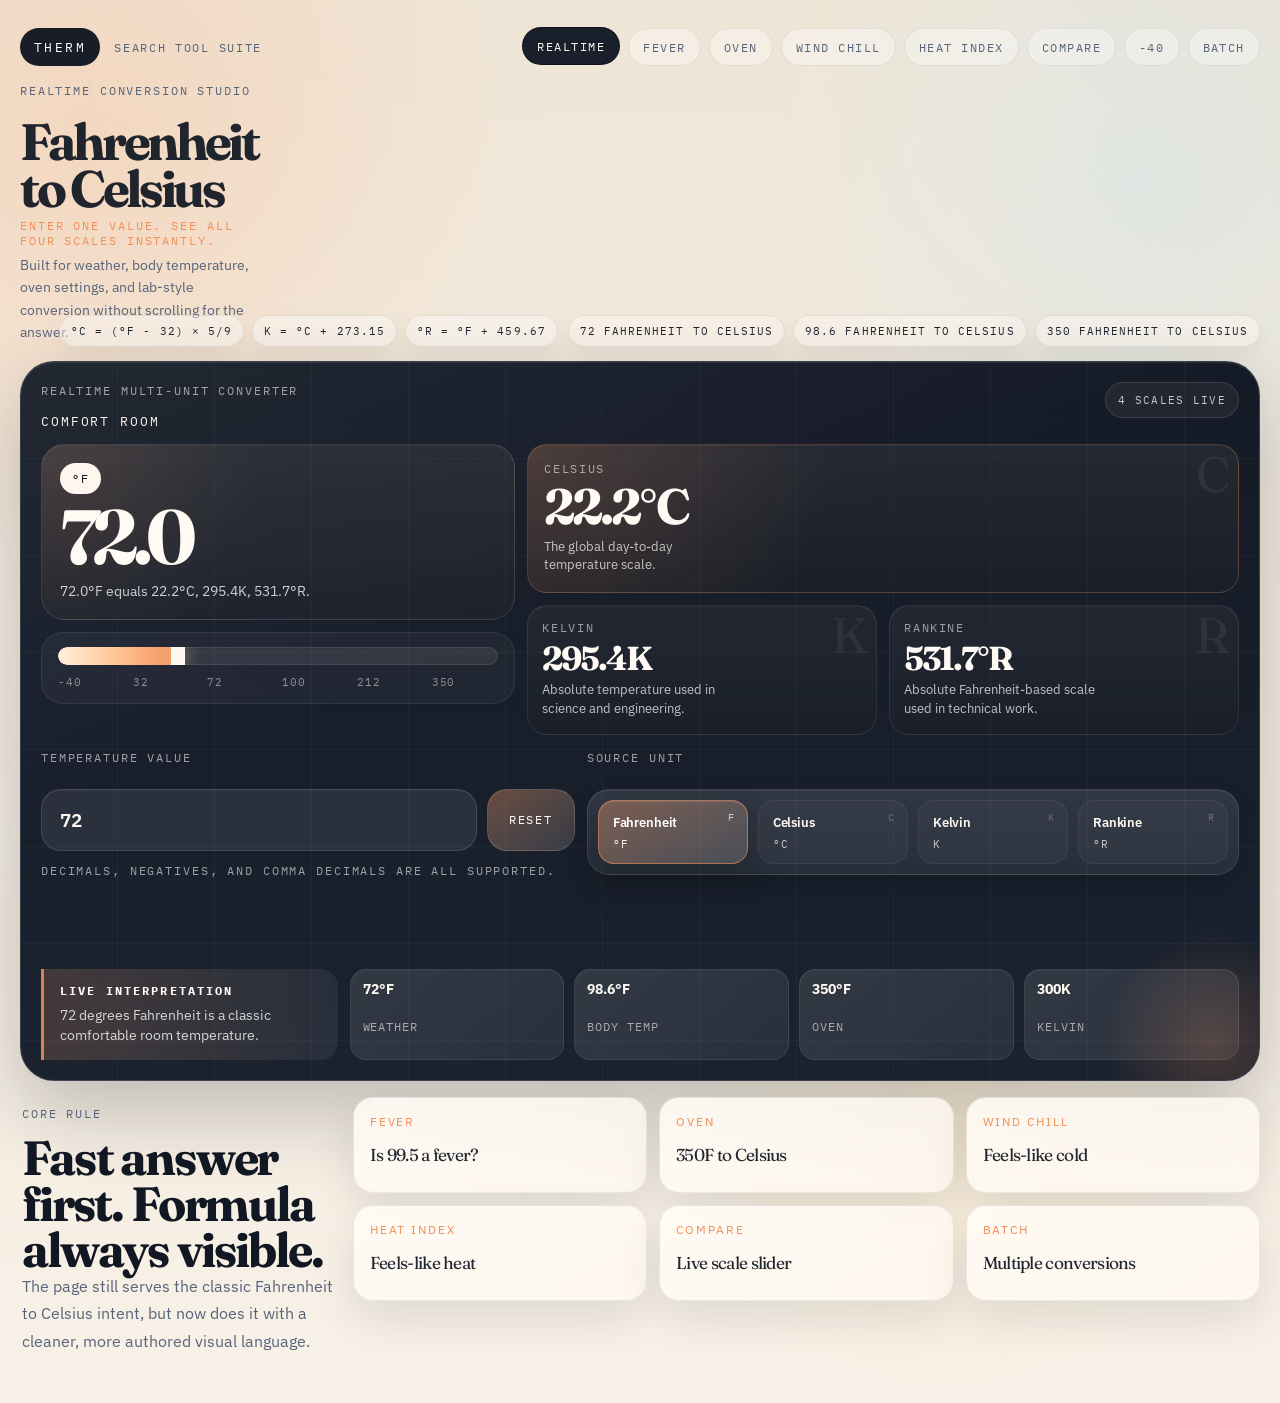
<file: index.html>
<!DOCTYPE html>
<html lang="en">
  <head>
    <meta charset="UTF-8" />
    <meta name="viewport" content="width=device-width, initial-scale=1.0" />
    <title>Convert Fahrenheit to Celsius in Real Time | Multi-Unit Temperature Converter</title>
    <meta
      name="description"
      content="Convert Fahrenheit to Celsius in real time with a live multi-unit converter. Switch between Fahrenheit, Celsius, Kelvin, and Rankine instantly."
    />
    <meta
      name="keywords"
      content="convert fahrenheit to celsius in real time, fahrenheit to celsius, celsius to fahrenheit, kelvin converter, rankine converter"
    />
    <meta name="theme-color" content="#ef8d56" />
    <link rel="icon" type="image/svg+xml" href="brand-icon.svg" />
    <link rel="preconnect" href="https://fonts.googleapis.com" />
    <link rel="preconnect" href="https://fonts.gstatic.com" crossorigin />
    <link
      href="https://fonts.googleapis.com/css2?family=Fraunces:opsz,wght@9..144,600;9..144,700;9..144,800&family=IBM+Plex+Mono:wght@400;500;600&family=IBM+Plex+Sans:wght@400;500;600;700&display=swap"
      rel="stylesheet"
    />
    <link rel="stylesheet" href="styles.css" />
    <script type="application/ld+json">
      {
        "@context": "https://schema.org",
        "@type": "FAQPage",
        "mainEntity": [
          {
            "@type": "Question",
            "name": "How do you convert Fahrenheit to Celsius?",
            "acceptedAnswer": {
              "@type": "Answer",
              "text": "Use Celsius = (Fahrenheit - 32) x 5/9."
            }
          },
          {
            "@type": "Question",
            "name": "What is 98.6 Fahrenheit in Celsius?",
            "acceptedAnswer": {
              "@type": "Answer",
              "text": "98.6 degrees Fahrenheit is 37 degrees Celsius."
            }
          },
          {
            "@type": "Question",
            "name": "What other units does this converter support?",
            "acceptedAnswer": {
              "@type": "Answer",
              "text": "The converter supports Fahrenheit, Celsius, Kelvin, and Rankine."
            }
          }
        ]
      }
    </script>
  </head>
  <body data-page="home" data-temp-band="neutral">
    <div class="page-shell">
      <header class="site-header reveal" style="--delay: 0.04s">
        <a class="brand" href="index.html" aria-label="THERM home">
          <span class="brand-mark">THERM</span>
          <span class="brand-name">search tool suite</span>
        </a>
        <nav class="tool-nav" aria-label="Temperature tool navigation">
          <a class="tool-link active" href="index.html">Realtime</a>
          <a class="tool-link" href="fever-checker.html">Fever</a>
          <a class="tool-link" href="oven-temperature-conversion.html">Oven</a>
          <a class="tool-link" href="wind-chill-calculator.html">Wind Chill</a>
          <a class="tool-link" href="heat-index-calculator.html">Heat Index</a>
          <a class="tool-link" href="fahrenheit-celsius-comparison.html">Compare</a>
          <a class="tool-link" href="equal-temperature.html">-40</a>
          <a class="tool-link" href="batch-temperature-converter.html">Batch</a>
        </nav>
      </header>

      <main class="poster-home">
        <section class="poster-stage reveal" style="--delay: 0.08s">
          <div class="poster-intro">
            <div class="poster-copy">
              <p class="eyebrow">Realtime conversion studio</p>
              <h1 class="poster-title">Fahrenheit to Celsius</h1>
              <p class="poster-subtitle">Enter one value. See all four scales instantly.</p>
              <p class="poster-body">
                Built for weather, body temperature, oven settings, and lab-style conversion without
                scrolling for the answer.
              </p>
            </div>

            <div class="poster-formulas" aria-hidden="true">
              <span>&deg;C = (&deg;F - 32) &times; 5/9</span>
              <span>K = &deg;C + 273.15</span>
              <span>&deg;R = &deg;F + 459.67</span>
            </div>

            <div class="poster-searches">
              <span>72 Fahrenheit to Celsius</span>
              <span>98.6 Fahrenheit to Celsius</span>
              <span>350 Fahrenheit to Celsius</span>
            </div>
          </div>

          <section class="poster-console" aria-labelledby="realtime-title">
            <div class="poster-console-head">
              <div>
                <p id="realtime-title" class="result-caption">Realtime multi-unit converter</p>
                <p id="home-context-label" class="poster-status">Ready for conversion</p>
              </div>
              <div class="poster-badge">4 scales live</div>
            </div>

            <div class="poster-dashboard">
              <div class="poster-meter-row">
                <div class="poster-value-block">
                  <span id="source-unit" class="poster-unit">&deg;F</span>
                  <strong id="source-value">72.0</strong>
                  <p id="converter-summary" class="poster-summary">
                    72.0&deg;F equals 22.2&deg;C, 295.4K, and 531.7&deg;R.
                  </p>
                </div>

                <div class="poster-thermo" aria-hidden="true">
                  <div class="poster-thermo-track">
                    <div class="poster-thermo-fill"></div>
                    <div class="poster-thermo-cap"></div>
                  </div>
                  <div class="poster-thermo-scale">
                    <span>-40</span>
                    <span>32</span>
                    <span>72</span>
                    <span>100</span>
                    <span>212</span>
                    <span>350</span>
                  </div>
                </div>
              </div>

              <div id="home-output-grid" class="poster-output-grid" aria-live="polite"></div>
            </div>

            <div class="poster-controls">
              <div class="poster-input-area">
                <label class="control" for="converter-value">
                  <span class="field-label">Temperature value</span>
                  <div class="poster-input-shell">
                    <input id="converter-value" class="text-input poster-input" type="text" inputmode="decimal" placeholder="72" />
                    <button id="converter-clear" class="poster-reset" type="button">Reset</button>
                  </div>
                </label>
                <p class="micro-note">Decimals, negatives, and comma decimals are all supported.</p>
              </div>

              <div class="poster-switch-area">
                <span class="field-label">Source unit</span>
                <div id="converter-unit-switch" class="unit-switch poster-switch" role="group" aria-label="Source temperature unit">
                  <button class="unit-choice" type="button" data-unit="f" aria-pressed="true">
                    <span class="unit-choice-name">Fahrenheit</span>
                    <span class="unit-choice-symbol">&deg;F</span>
                  </button>
                  <button class="unit-choice" type="button" data-unit="c" aria-pressed="false">
                    <span class="unit-choice-name">Celsius</span>
                    <span class="unit-choice-symbol">&deg;C</span>
                  </button>
                  <button class="unit-choice" type="button" data-unit="k" aria-pressed="false">
                    <span class="unit-choice-name">Kelvin</span>
                    <span class="unit-choice-symbol">K</span>
                  </button>
                  <button class="unit-choice" type="button" data-unit="r" aria-pressed="false">
                    <span class="unit-choice-name">Rankine</span>
                    <span class="unit-choice-symbol">&deg;R</span>
                  </button>
                </div>
              </div>
            </div>

            <p id="converter-message" class="message-line poster-message" aria-live="polite"></p>

            <div class="poster-bottomline">
              <div class="poster-context">
                <strong>Live interpretation</strong>
                <p id="home-context-note">Switch between Fahrenheit, Celsius, Kelvin, and Rankine from one input.</p>
              </div>

              <div class="poster-presets">
                <button class="quick-button poster-preset" type="button" data-quick-value="72" data-quick-unit="f">
                  <strong>72&deg;F</strong>
                  <span class="quick-meta">weather</span>
                </button>
                <button class="quick-button poster-preset" type="button" data-quick-value="98.6" data-quick-unit="f">
                  <strong>98.6&deg;F</strong>
                  <span class="quick-meta">body temp</span>
                </button>
                <button class="quick-button poster-preset" type="button" data-quick-value="350" data-quick-unit="f">
                  <strong>350&deg;F</strong>
                  <span class="quick-meta">oven</span>
                </button>
                <button class="quick-button poster-preset" type="button" data-quick-value="300" data-quick-unit="k">
                  <strong>300K</strong>
                  <span class="quick-meta">kelvin</span>
                </button>
              </div>
            </div>
          </section>
        </section>

        <section class="poster-footer reveal" style="--delay: 0.14s">
          <div class="poster-footer-note">
            <p class="section-kicker">Core rule</p>
            <h2 class="section-title">Fast answer first. Formula always visible.</h2>
            <p class="body-copy">
              The page still serves the classic Fahrenheit to Celsius intent, but now does it with a
              cleaner, more authored visual language.
            </p>
          </div>

          <div class="poster-toolline">
            <a class="poster-link" href="fever-checker.html">
              <span>Fever</span>
              <p>Is 99.5 a fever?</p>
            </a>
            <a class="poster-link" href="oven-temperature-conversion.html">
              <span>Oven</span>
              <p>350F to Celsius</p>
            </a>
            <a class="poster-link" href="wind-chill-calculator.html">
              <span>Wind Chill</span>
              <p>Feels-like cold</p>
            </a>
            <a class="poster-link" href="heat-index-calculator.html">
              <span>Heat Index</span>
              <p>Feels-like heat</p>
            </a>
            <a class="poster-link" href="fahrenheit-celsius-comparison.html">
              <span>Compare</span>
              <p>Live scale slider</p>
            </a>
            <a class="poster-link" href="batch-temperature-converter.html">
              <span>Batch</span>
              <p>Multiple conversions</p>
            </a>
          </div>
        </section>
      </main>
    </div>

    <script src="script.js"></script>
  </body>
</html>
</file>
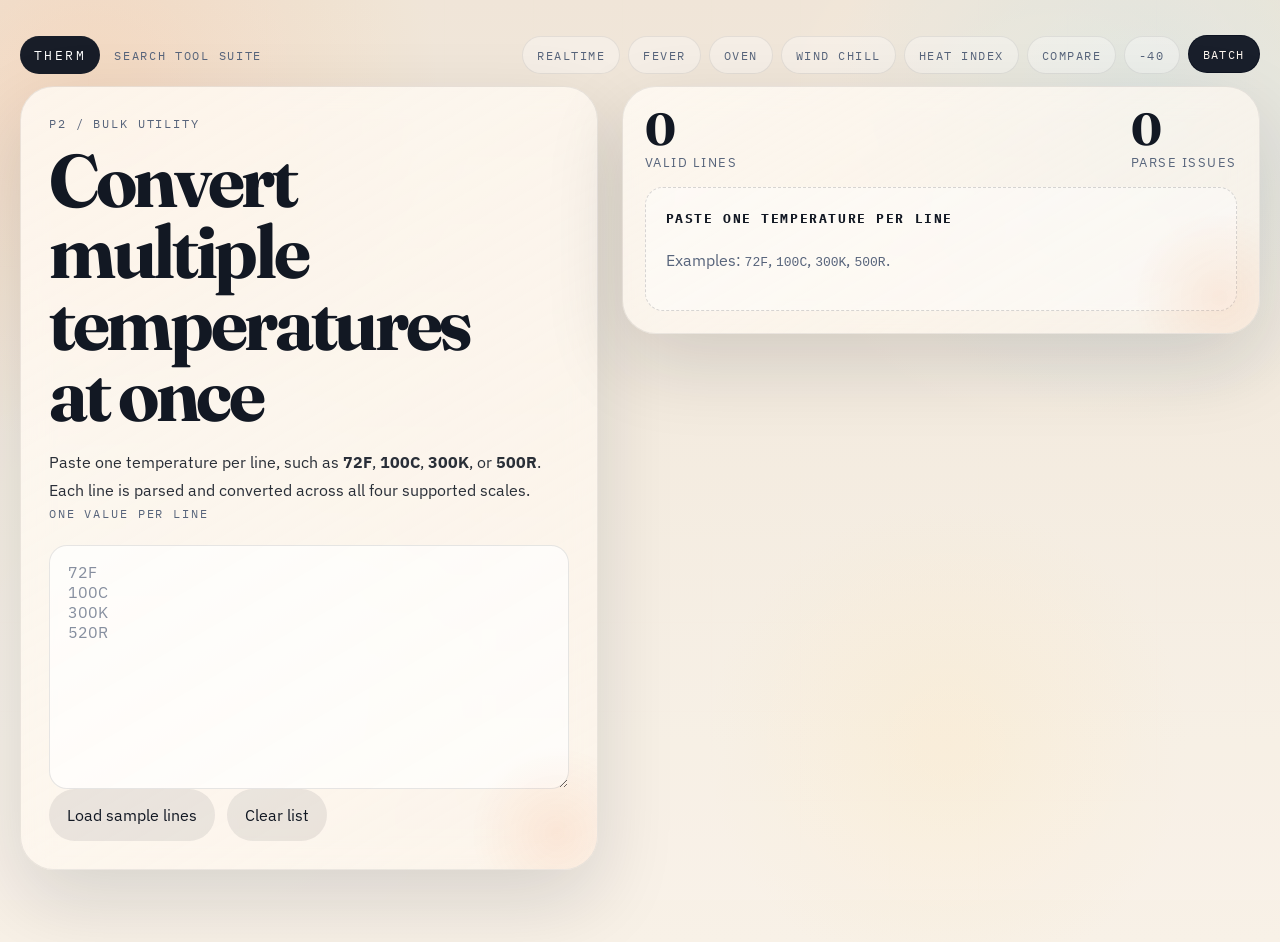
<file: batch-temperature-converter.html>
<!DOCTYPE html>
<html lang="en">
  <head>
    <meta charset="UTF-8" />
    <meta name="viewport" content="width=device-width, initial-scale=1.0" />
    <title>Batch Temperature Converter | Convert Multiple Temperatures</title>
    <meta
      name="description"
      content="Convert multiple temperatures line by line. Paste values like 72F, 100C, 300K, or 500R and get instant multi-unit outputs."
    />
    <meta name="theme-color" content="#ef8d56" />
    <link rel="icon" type="image/svg+xml" href="brand-icon.svg" />
    <link rel="preconnect" href="https://fonts.googleapis.com" />
    <link rel="preconnect" href="https://fonts.gstatic.com" crossorigin />
    <link
      href="https://fonts.googleapis.com/css2?family=Fraunces:opsz,wght@9..144,600;9..144,700;9..144,800&family=IBM+Plex+Mono:wght@400;500;600&family=IBM+Plex+Sans:wght@400;500;600;700&display=swap"
      rel="stylesheet"
    />
    <link rel="stylesheet" href="styles.css" />
  </head>
  <body data-page="batch" data-temp-band="neutral">
    <div class="page-shell">
      <header class="site-header reveal" style="--delay: 0.04s">
        <a class="brand" href="index.html" aria-label="THERM home">
          <span class="brand-mark">THERM</span>
          <span class="brand-name">search tool suite</span>
        </a>
        <nav class="tool-nav" aria-label="Temperature tool navigation">
          <a class="tool-link" href="index.html">Realtime</a>
          <a class="tool-link" href="fever-checker.html">Fever</a>
          <a class="tool-link" href="oven-temperature-conversion.html">Oven</a>
          <a class="tool-link" href="wind-chill-calculator.html">Wind Chill</a>
          <a class="tool-link" href="heat-index-calculator.html">Heat Index</a>
          <a class="tool-link" href="fahrenheit-celsius-comparison.html">Compare</a>
          <a class="tool-link" href="equal-temperature.html">-40</a>
          <a class="tool-link active" href="batch-temperature-converter.html">Batch</a>
        </nav>
      </header>

      <main>
        <section class="batch-layout">
          <article class="story-panel reveal" style="--delay: 0.08s">
            <p class="eyebrow">P2 / bulk utility</p>
            <h1 class="page-title">Convert multiple temperatures at once</h1>
            <p class="lead">
              Paste one temperature per line, such as <strong>72F</strong>, <strong>100C</strong>,
              <strong>300K</strong>, or <strong>500R</strong>. Each line is parsed and converted across
              all four supported scales.
            </p>

            <label class="control" for="batch-input">
              <span class="field-label">One value per line</span>
              <textarea id="batch-input" class="text-area" placeholder="72F&#10;100C&#10;300K&#10;520R"></textarea>
            </label>

            <div class="button-row">
              <button id="batch-sample" class="ghost-button" type="button">Load sample lines</button>
              <button id="batch-clear" class="ghost-button" type="button">Clear list</button>
            </div>
          </article>

          <section class="result-list reveal" style="--delay: 0.14s">
            <div class="batch-summary">
              <div class="batch-stat">
                <strong id="batch-count">0</strong>
                <span>valid lines</span>
              </div>
              <div class="batch-stat">
                <strong id="batch-errors">0</strong>
                <span>parse issues</span>
              </div>
            </div>

            <div id="batch-results" class="result-rows"></div>
          </section>
        </section>
      </main>
    </div>

    <script src="script.js"></script>
  </body>
</html>
</file>
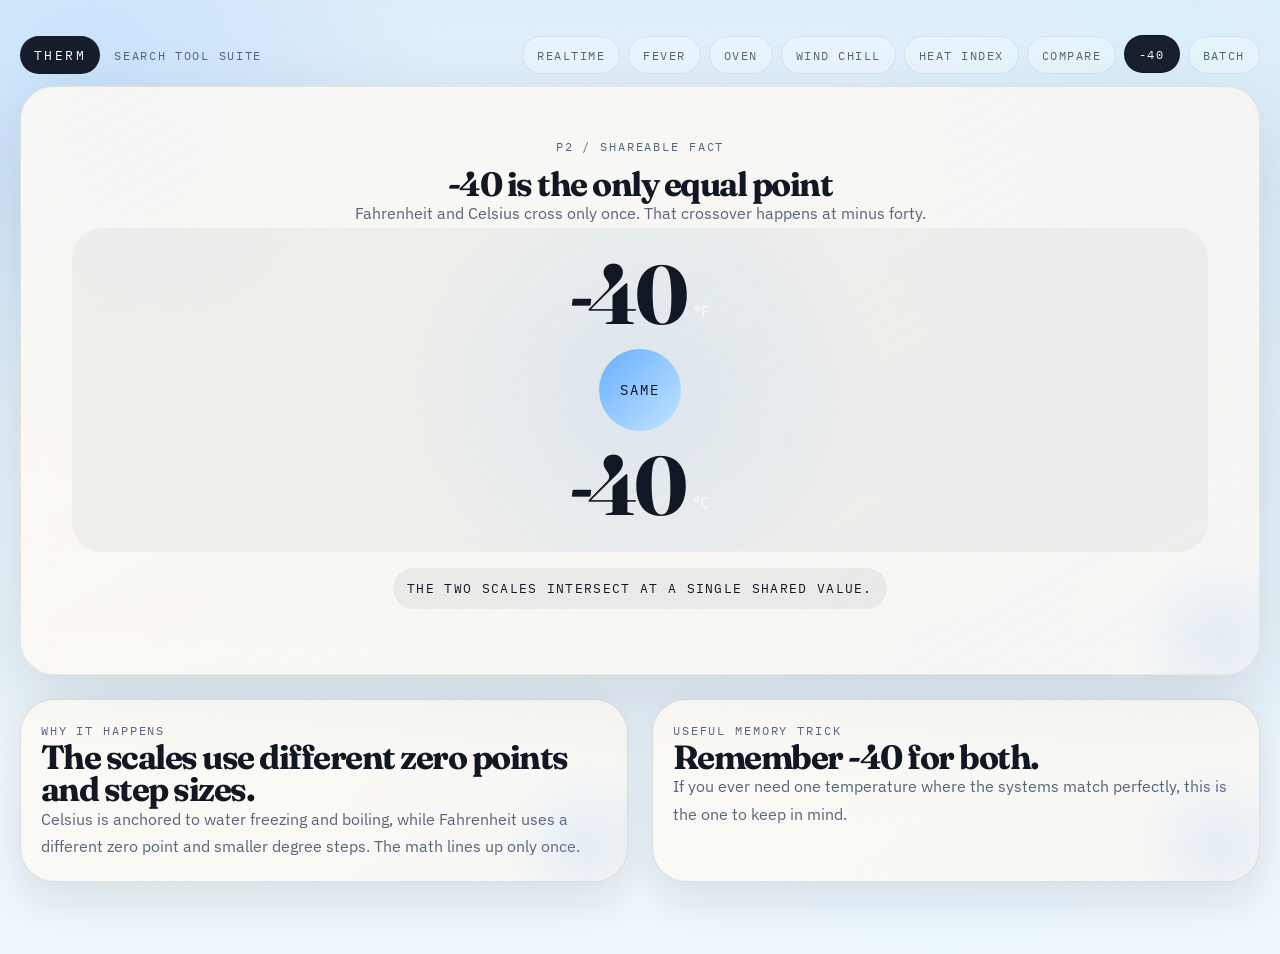
<file: equal-temperature.html>
<!DOCTYPE html>
<html lang="en">
  <head>
    <meta charset="UTF-8" />
    <meta name="viewport" content="width=device-width, initial-scale=1.0" />
    <title>-40F = -40C | Equal Temperature Point</title>
    <meta
      name="description"
      content="See the only temperature where Fahrenheit and Celsius are equal: -40 degrees."
    />
    <meta name="theme-color" content="#6aaeff" />
    <link rel="icon" type="image/svg+xml" href="brand-icon.svg" />
    <link rel="preconnect" href="https://fonts.googleapis.com" />
    <link rel="preconnect" href="https://fonts.gstatic.com" crossorigin />
    <link
      href="https://fonts.googleapis.com/css2?family=Fraunces:opsz,wght@9..144,600;9..144,700;9..144,800&family=IBM+Plex+Mono:wght@400;500;600&family=IBM+Plex+Sans:wght@400;500;600;700&display=swap"
      rel="stylesheet"
    />
    <link rel="stylesheet" href="styles.css" />
  </head>
  <body data-page="equal" data-temp-band="freeze">
    <div class="page-shell">
      <header class="site-header reveal" style="--delay: 0.04s">
        <a class="brand" href="index.html" aria-label="THERM home">
          <span class="brand-mark">THERM</span>
          <span class="brand-name">search tool suite</span>
        </a>
        <nav class="tool-nav" aria-label="Temperature tool navigation">
          <a class="tool-link" href="index.html">Realtime</a>
          <a class="tool-link" href="fever-checker.html">Fever</a>
          <a class="tool-link" href="oven-temperature-conversion.html">Oven</a>
          <a class="tool-link" href="wind-chill-calculator.html">Wind Chill</a>
          <a class="tool-link" href="heat-index-calculator.html">Heat Index</a>
          <a class="tool-link" href="fahrenheit-celsius-comparison.html">Compare</a>
          <a class="tool-link active" href="equal-temperature.html">-40</a>
          <a class="tool-link" href="batch-temperature-converter.html">Batch</a>
        </nav>
      </header>

      <main class="equal-stage">
        <article class="equal-card reveal" style="--delay: 0.08s">
          <p class="eyebrow">P2 / shareable fact</p>
          <h2>-40 is the only equal point</h2>
          <p class="lead">
            Fahrenheit and Celsius cross only once. That crossover happens at minus forty.
          </p>

          <div class="equal-orbit">
            <div class="equal-value">
              <strong>-40</strong>
              <span>&deg;F</span>
            </div>
            <div class="equal-divider">same</div>
            <div class="equal-value">
              <strong>-40</strong>
              <span>&deg;C</span>
            </div>
          </div>

          <p class="formula-inline">The two scales intersect at a single shared value.</p>
        </article>

        <section class="section-grid reveal" style="--delay: 0.14s">
          <article class="support-card">
            <p class="section-kicker">Why it happens</p>
            <h3>The scales use different zero points and step sizes.</h3>
            <p>
              Celsius is anchored to water freezing and boiling, while Fahrenheit uses a different zero
              point and smaller degree steps. The math lines up only once.
            </p>
          </article>
          <article class="support-card">
            <p class="section-kicker">Useful memory trick</p>
            <h3>Remember -40 for both.</h3>
            <p>
              If you ever need one temperature where the systems match perfectly, this is the one to
              keep in mind.
            </p>
          </article>
        </section>
      </main>
    </div>

    <script src="script.js"></script>
  </body>
</html>
</file>
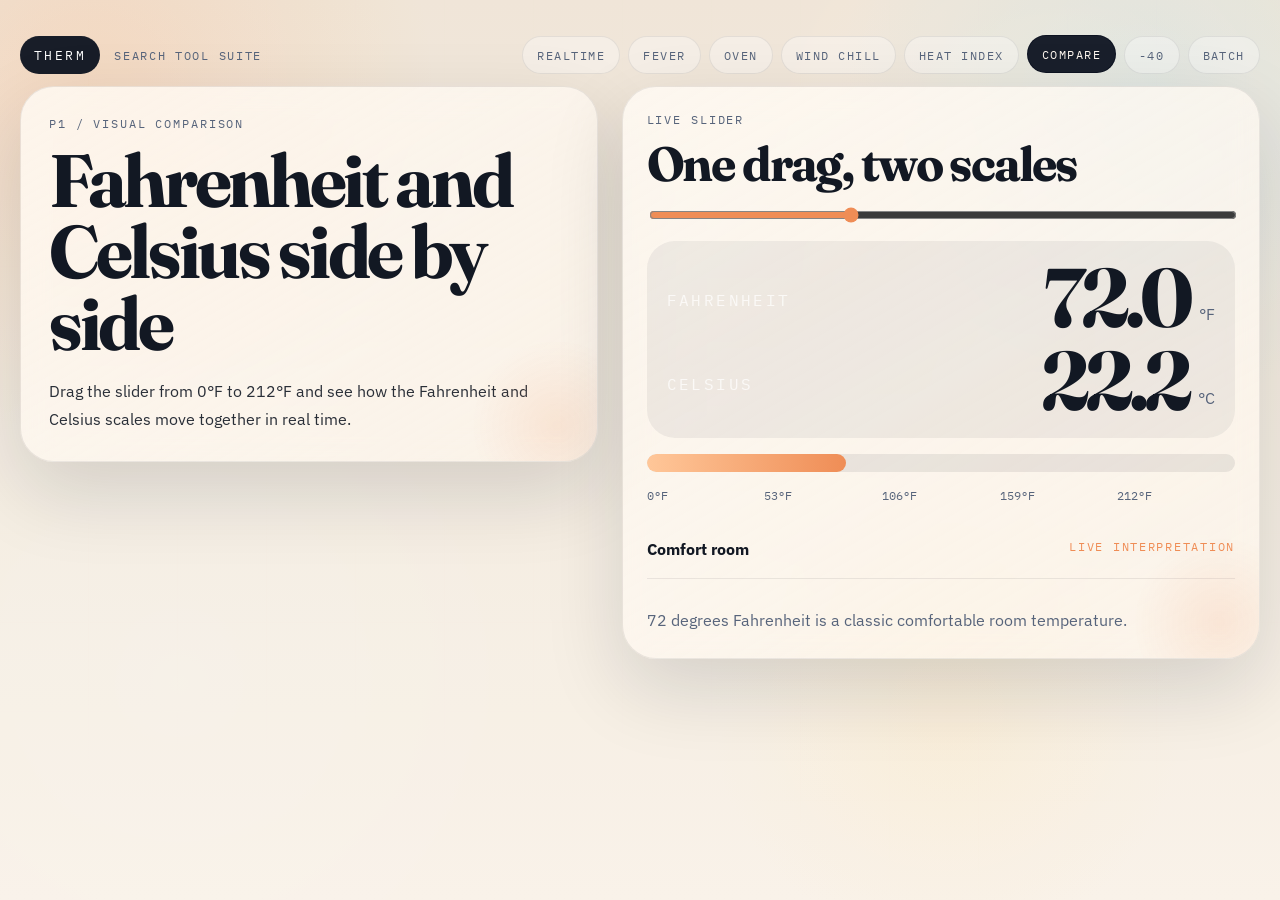
<file: fahrenheit-celsius-comparison.html>
<!DOCTYPE html>
<html lang="en">
  <head>
    <meta charset="UTF-8" />
    <meta name="viewport" content="width=device-width, initial-scale=1.0" />
    <title>Fahrenheit Celsius Comparison | Slider Tool</title>
    <meta
      name="description"
      content="Compare Fahrenheit and Celsius on a live slider. Drag from 0F to 212F and watch the two scales update together."
    />
    <meta name="theme-color" content="#ef8d56" />
    <link rel="icon" type="image/svg+xml" href="brand-icon.svg" />
    <link rel="preconnect" href="https://fonts.googleapis.com" />
    <link rel="preconnect" href="https://fonts.gstatic.com" crossorigin />
    <link
      href="https://fonts.googleapis.com/css2?family=Fraunces:opsz,wght@9..144,600;9..144,700;9..144,800&family=IBM+Plex+Mono:wght@400;500;600&family=IBM+Plex+Sans:wght@400;500;600;700&display=swap"
      rel="stylesheet"
    />
    <link rel="stylesheet" href="styles.css" />
  </head>
  <body data-page="comparison" data-temp-band="neutral">
    <div class="page-shell">
      <header class="site-header reveal" style="--delay: 0.04s">
        <a class="brand" href="index.html" aria-label="THERM home">
          <span class="brand-mark">THERM</span>
          <span class="brand-name">search tool suite</span>
        </a>
        <nav class="tool-nav" aria-label="Temperature tool navigation">
          <a class="tool-link" href="index.html">Realtime</a>
          <a class="tool-link" href="fever-checker.html">Fever</a>
          <a class="tool-link" href="oven-temperature-conversion.html">Oven</a>
          <a class="tool-link" href="wind-chill-calculator.html">Wind Chill</a>
          <a class="tool-link" href="heat-index-calculator.html">Heat Index</a>
          <a class="tool-link active" href="fahrenheit-celsius-comparison.html">Compare</a>
          <a class="tool-link" href="equal-temperature.html">-40</a>
          <a class="tool-link" href="batch-temperature-converter.html">Batch</a>
        </nav>
      </header>

      <main>
        <section class="comparison-grid">
          <article class="story-panel reveal" style="--delay: 0.08s">
            <p class="eyebrow">P1 / visual comparison</p>
            <h1 class="page-title">Fahrenheit and Celsius side by side</h1>
            <p class="lead">
              Drag the slider from 0&deg;F to 212&deg;F and see how the Fahrenheit and Celsius scales
              move together in real time.
            </p>
          </article>

          <section class="comparison-card reveal" style="--delay: 0.14s">
            <p class="section-kicker">Live slider</p>
            <h2>One drag, two scales</h2>

            <div class="range-wrap">
              <input id="compare-range" class="range-input" type="range" min="0" max="212" step="1" value="72" />

              <div class="comparison-values">
                <div class="value-row">
                  <span class="field-label">Fahrenheit</span>
                  <div class="source-value">
                    <strong id="compare-f">72.0</strong>
                    <span>&deg;F</span>
                  </div>
                </div>
                <div class="value-row">
                  <span class="field-label">Celsius</span>
                  <div class="source-value">
                    <strong id="compare-c">22.2</strong>
                    <span>&deg;C</span>
                  </div>
                </div>
              </div>

              <div class="comparison-rail">
                <div class="comparison-fill"></div>
              </div>
              <div class="comparison-labels">
                <span>0&deg;F</span>
                <span>53&deg;F</span>
                <span>106&deg;F</span>
                <span>159&deg;F</span>
                <span>212&deg;F</span>
              </div>

              <div class="comparison-pair">
                <div class="pair-row">
                  <strong id="compare-label">Comfort range</strong>
                  <span class="entry-meta">Live interpretation</span>
                </div>
                <p id="compare-note" class="comparison-note">A mild temperature for rooms and everyday weather.</p>
              </div>
            </div>
          </section>
        </section>
      </main>
    </div>

    <script src="script.js"></script>
  </body>
</html>
</file>
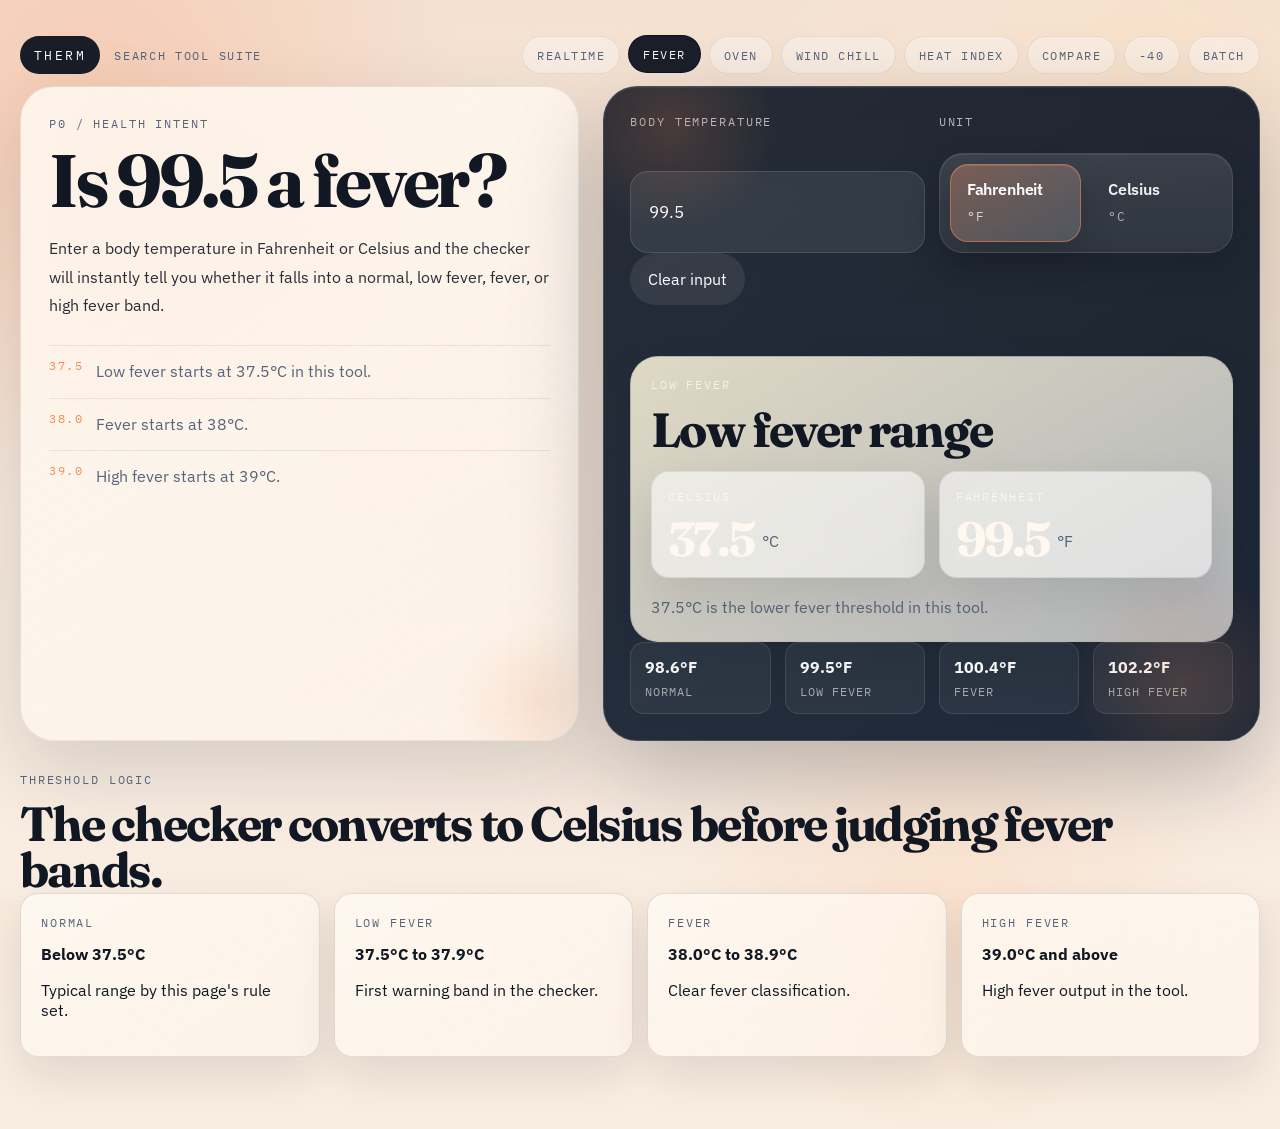
<file: fever-checker.html>
<!DOCTYPE html>
<html lang="en">
  <head>
    <meta charset="UTF-8" />
    <meta name="viewport" content="width=device-width, initial-scale=1.0" />
    <title>Is 99.5 a Fever? | Body Temperature Fever Checker</title>
    <meta
      name="description"
      content="Check whether 99.5 is a fever. Enter body temperature in Fahrenheit or Celsius and get an instant normal, low fever, fever, or high fever result."
    />
    <meta name="theme-color" content="#ef8d56" />
    <link rel="icon" type="image/svg+xml" href="brand-icon.svg" />
    <link rel="preconnect" href="https://fonts.googleapis.com" />
    <link rel="preconnect" href="https://fonts.gstatic.com" crossorigin />
    <link
      href="https://fonts.googleapis.com/css2?family=Fraunces:opsz,wght@9..144,600;9..144,700;9..144,800&family=IBM+Plex+Mono:wght@400;500;600&family=IBM+Plex+Sans:wght@400;500;600;700&display=swap"
      rel="stylesheet"
    />
    <link rel="stylesheet" href="styles.css" />
  </head>
  <body data-page="fever" data-temp-band="neutral">
    <div class="page-shell">
      <header class="site-header reveal" style="--delay: 0.04s">
        <a class="brand" href="index.html" aria-label="THERM home">
          <span class="brand-mark">THERM</span>
          <span class="brand-name">search tool suite</span>
        </a>
        <nav class="tool-nav" aria-label="Temperature tool navigation">
          <a class="tool-link" href="index.html">Realtime</a>
          <a class="tool-link active" href="fever-checker.html">Fever</a>
          <a class="tool-link" href="oven-temperature-conversion.html">Oven</a>
          <a class="tool-link" href="wind-chill-calculator.html">Wind Chill</a>
          <a class="tool-link" href="heat-index-calculator.html">Heat Index</a>
          <a class="tool-link" href="fahrenheit-celsius-comparison.html">Compare</a>
          <a class="tool-link" href="equal-temperature.html">-40</a>
          <a class="tool-link" href="batch-temperature-converter.html">Batch</a>
        </nav>
      </header>

      <main>
        <section class="hero-split">
          <article class="story-panel reveal" style="--delay: 0.08s">
            <p class="eyebrow">P0 / health intent</p>
            <h1 class="page-title">Is 99.5 a fever?</h1>
            <p class="lead">
              Enter a body temperature in Fahrenheit or Celsius and the checker will instantly tell you
              whether it falls into a normal, low fever, fever, or high fever band.
            </p>

            <div class="hero-stats">
              <article class="hero-stat">
                <span>37.5</span>
                <p>Low fever starts at 37.5&deg;C in this tool.</p>
              </article>
              <article class="hero-stat">
                <span>38.0</span>
                <p>Fever starts at 38&deg;C.</p>
              </article>
              <article class="hero-stat">
                <span>39.0</span>
                <p>High fever starts at 39&deg;C.</p>
              </article>
            </div>
          </article>

          <section class="tool-panel reveal" style="--delay: 0.14s">
            <div class="control-grid">
              <label class="control" for="fever-value">
                <span class="field-label">Body temperature</span>
                <input id="fever-value" class="text-input" type="text" inputmode="decimal" placeholder="99.5" />
              </label>
              <div class="control">
                <span class="field-label">Unit</span>
                <div id="fever-unit-switch" class="unit-switch unit-switch-duo" role="group" aria-label="Body temperature unit">
                  <button class="unit-choice" type="button" data-unit="f" aria-pressed="true">
                    <span class="unit-choice-name">Fahrenheit</span>
                    <span class="unit-choice-symbol">&deg;F</span>
                  </button>
                  <button class="unit-choice" type="button" data-unit="c" aria-pressed="false">
                    <span class="unit-choice-name">Celsius</span>
                    <span class="unit-choice-symbol">&deg;C</span>
                  </button>
                </div>
              </div>
            </div>

            <div class="button-row">
              <button id="fever-clear" class="ghost-button" type="button">Clear input</button>
            </div>

            <p id="fever-message" class="message-line" aria-live="polite"></p>

            <article id="fever-board" class="status-board" data-level="normal">
              <div class="status-heading">
                <div>
                  <p id="fever-chip" class="status-chip">Waiting</p>
                  <h2 id="fever-label" class="status-label">Body temperature check</h2>
                </div>
              </div>
              <div class="mini-metrics">
                <div class="metric-card">
                  <p class="field-label">Celsius</p>
                  <div class="metric-value">
                    <strong id="fever-c">--</strong>
                    <span>&deg;C</span>
                  </div>
                </div>
                <div class="metric-card">
                  <p class="field-label">Fahrenheit</p>
                  <div class="metric-value">
                    <strong id="fever-f">--</strong>
                    <span>&deg;F</span>
                  </div>
                </div>
              </div>
              <p id="fever-note" class="status-note">
                Enter a body temperature and the tool will classify it instantly.
              </p>
            </article>

            <div class="quick-grid">
              <button class="quick-button" type="button" data-fever-value="98.6" data-fever-unit="f">
                <strong>98.6&deg;F</strong>
                <span class="quick-meta">normal</span>
              </button>
              <button class="quick-button" type="button" data-fever-value="99.5" data-fever-unit="f">
                <strong>99.5&deg;F</strong>
                <span class="quick-meta">low fever</span>
              </button>
              <button class="quick-button" type="button" data-fever-value="100.4" data-fever-unit="f">
                <strong>100.4&deg;F</strong>
                <span class="quick-meta">fever</span>
              </button>
              <button class="quick-button" type="button" data-fever-value="102.2" data-fever-unit="f">
                <strong>102.2&deg;F</strong>
                <span class="quick-meta">high fever</span>
              </button>
            </div>
          </section>
        </section>

        <section class="section-block reveal" style="--delay: 0.18s">
          <p class="section-kicker">Threshold logic</p>
          <h2 class="section-title">The checker converts to Celsius before judging fever bands.</h2>
          <div class="threshold-grid">
            <article class="threshold-card">
              <p class="threshold-label">Normal</p>
              <strong>Below 37.5&deg;C</strong>
              <p>Typical range by this page's rule set.</p>
            </article>
            <article class="threshold-card">
              <p class="threshold-label">Low fever</p>
              <strong>37.5&deg;C to 37.9&deg;C</strong>
              <p>First warning band in the checker.</p>
            </article>
            <article class="threshold-card">
              <p class="threshold-label">Fever</p>
              <strong>38.0&deg;C to 38.9&deg;C</strong>
              <p>Clear fever classification.</p>
            </article>
            <article class="threshold-card">
              <p class="threshold-label">High fever</p>
              <strong>39.0&deg;C and above</strong>
              <p>High fever output in the tool.</p>
            </article>
          </div>
        </section>
      </main>
    </div>

    <script src="script.js"></script>
  </body>
</html>
</file>
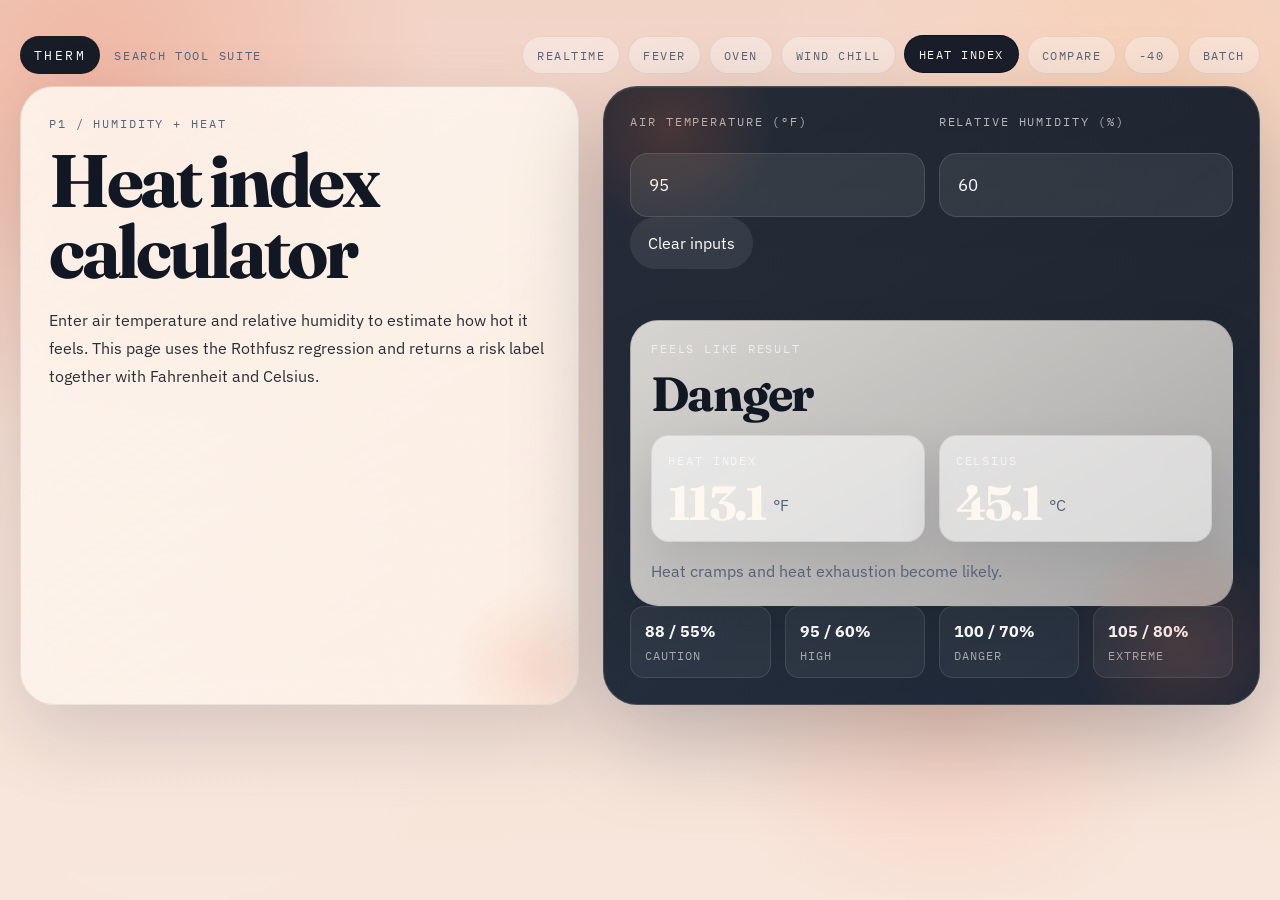
<file: heat-index-calculator.html>
<!DOCTYPE html>
<html lang="en">
  <head>
    <meta charset="UTF-8" />
    <meta name="viewport" content="width=device-width, initial-scale=1.0" />
    <title>Heat Index Calculator | Feels Like Heat</title>
    <meta
      name="description"
      content="Calculate the heat index from air temperature and humidity. Get the feels-like heat in Fahrenheit and Celsius with an instant risk level."
    />
    <meta name="theme-color" content="#e86a42" />
    <link rel="icon" type="image/svg+xml" href="brand-icon.svg" />
    <link rel="preconnect" href="https://fonts.googleapis.com" />
    <link rel="preconnect" href="https://fonts.gstatic.com" crossorigin />
    <link
      href="https://fonts.googleapis.com/css2?family=Fraunces:opsz,wght@9..144,600;9..144,700;9..144,800&family=IBM+Plex+Mono:wght@400;500;600&family=IBM+Plex+Sans:wght@400;500;600;700&display=swap"
      rel="stylesheet"
    />
    <link rel="stylesheet" href="styles.css" />
  </head>
  <body data-page="heat" data-temp-band="warm">
    <div class="page-shell">
      <header class="site-header reveal" style="--delay: 0.04s">
        <a class="brand" href="index.html" aria-label="THERM home">
          <span class="brand-mark">THERM</span>
          <span class="brand-name">search tool suite</span>
        </a>
        <nav class="tool-nav" aria-label="Temperature tool navigation">
          <a class="tool-link" href="index.html">Realtime</a>
          <a class="tool-link" href="fever-checker.html">Fever</a>
          <a class="tool-link" href="oven-temperature-conversion.html">Oven</a>
          <a class="tool-link" href="wind-chill-calculator.html">Wind Chill</a>
          <a class="tool-link active" href="heat-index-calculator.html">Heat Index</a>
          <a class="tool-link" href="fahrenheit-celsius-comparison.html">Compare</a>
          <a class="tool-link" href="equal-temperature.html">-40</a>
          <a class="tool-link" href="batch-temperature-converter.html">Batch</a>
        </nav>
      </header>

      <main>
        <section class="hero-split">
          <article class="story-panel reveal" style="--delay: 0.08s">
            <p class="eyebrow">P1 / humidity + heat</p>
            <h1 class="page-title">Heat index calculator</h1>
            <p class="lead">
              Enter air temperature and relative humidity to estimate how hot it feels. This page uses
              the Rothfusz regression and returns a risk label together with Fahrenheit and Celsius.
            </p>
          </article>

          <section class="tool-panel reveal" style="--delay: 0.14s">
            <div class="control-grid">
              <label class="control" for="heat-temp">
                <span class="field-label">Air temperature (&deg;F)</span>
                <input id="heat-temp" class="text-input" type="text" inputmode="decimal" placeholder="95" />
              </label>
              <label class="control" for="heat-humidity">
                <span class="field-label">Relative humidity (%)</span>
                <input id="heat-humidity" class="text-input" type="text" inputmode="decimal" placeholder="60" />
              </label>
            </div>

            <div class="button-row">
              <button id="heat-clear" class="ghost-button" type="button">Clear inputs</button>
            </div>

            <p id="heat-message" class="message-line" aria-live="polite"></p>

            <article class="status-board">
              <div class="status-heading">
                <div>
                  <p class="status-chip">Feels like result</p>
                  <h2 id="heat-risk" class="status-label">Waiting</h2>
                </div>
              </div>
              <div class="mini-metrics">
                <div class="metric-card">
                  <p class="field-label">Heat index</p>
                  <div class="metric-value">
                    <strong id="heat-result-f">--</strong>
                    <span>&deg;F</span>
                  </div>
                </div>
                <div class="metric-card">
                  <p class="field-label">Celsius</p>
                  <div class="metric-value">
                    <strong id="heat-result-c">--</strong>
                    <span>&deg;C</span>
                  </div>
                </div>
              </div>
              <p id="heat-note" class="status-note">Add air temperature and humidity to estimate how hot it feels.</p>
            </article>

            <div class="quick-grid">
              <button class="quick-button" type="button" data-heat-temp="88" data-heat-humidity="55">
                <strong>88 / 55%</strong>
                <span class="quick-meta">caution</span>
              </button>
              <button class="quick-button" type="button" data-heat-temp="95" data-heat-humidity="60">
                <strong>95 / 60%</strong>
                <span class="quick-meta">high</span>
              </button>
              <button class="quick-button" type="button" data-heat-temp="100" data-heat-humidity="70">
                <strong>100 / 70%</strong>
                <span class="quick-meta">danger</span>
              </button>
              <button class="quick-button" type="button" data-heat-temp="105" data-heat-humidity="80">
                <strong>105 / 80%</strong>
                <span class="quick-meta">extreme</span>
              </button>
            </div>
          </section>
        </section>
      </main>
    </div>

    <script src="script.js"></script>
  </body>
</html>
</file>
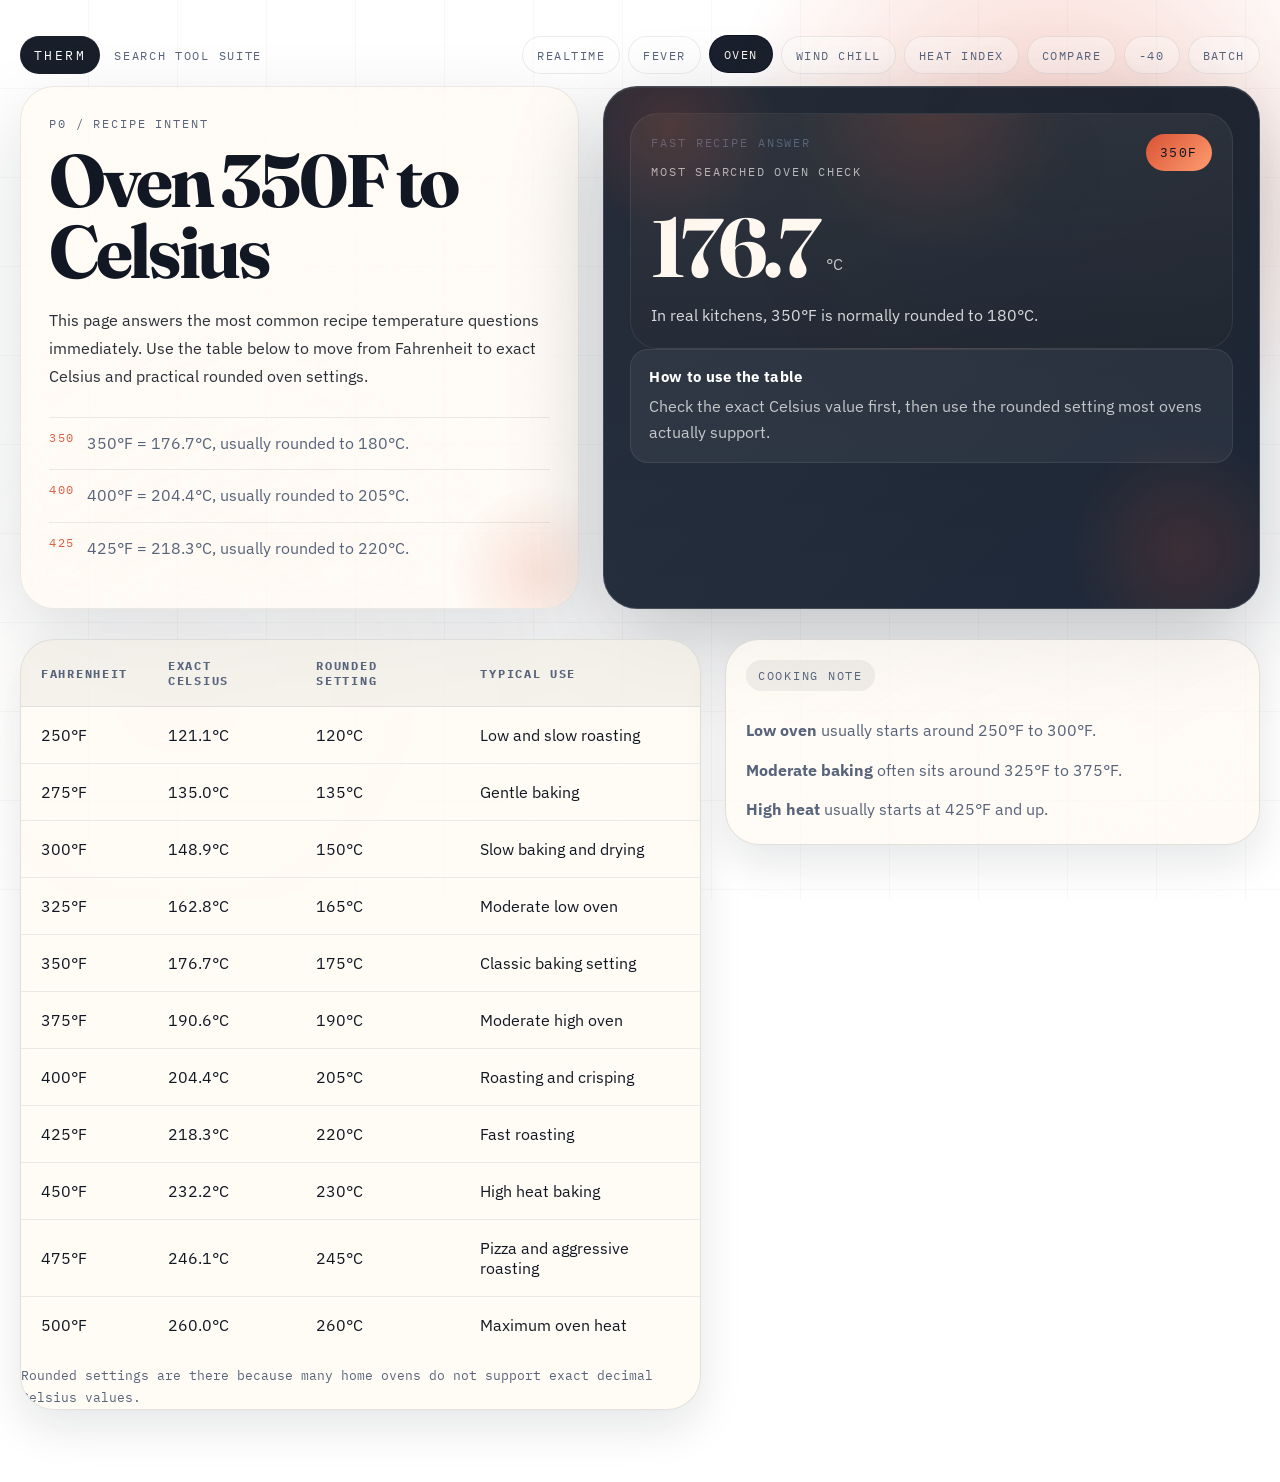
<file: oven-temperature-conversion.html>
<!DOCTYPE html>
<html lang="en">
  <head>
    <meta charset="UTF-8" />
    <meta name="viewport" content="width=device-width, initial-scale=1.0" />
    <title>Oven 350F to Celsius | Oven Temperature Conversion Table</title>
    <meta
      name="description"
      content="Convert oven temperatures from 250F to 500F into Celsius. Includes exact Celsius values and common rounded cooking settings."
    />
    <meta name="theme-color" content="#d95234" />
    <link rel="icon" type="image/svg+xml" href="brand-icon.svg" />
    <link rel="preconnect" href="https://fonts.googleapis.com" />
    <link rel="preconnect" href="https://fonts.gstatic.com" crossorigin />
    <link
      href="https://fonts.googleapis.com/css2?family=Fraunces:opsz,wght@9..144,600;9..144,700;9..144,800&family=IBM+Plex+Mono:wght@400;500;600&family=IBM+Plex+Sans:wght@400;500;600;700&display=swap"
      rel="stylesheet"
    />
    <link rel="stylesheet" href="styles.css" />
  </head>
  <body data-page="oven" data-temp-band="extreme">
    <div class="page-shell">
      <header class="site-header reveal" style="--delay: 0.04s">
        <a class="brand" href="index.html" aria-label="THERM home">
          <span class="brand-mark">THERM</span>
          <span class="brand-name">search tool suite</span>
        </a>
        <nav class="tool-nav" aria-label="Temperature tool navigation">
          <a class="tool-link" href="index.html">Realtime</a>
          <a class="tool-link" href="fever-checker.html">Fever</a>
          <a class="tool-link active" href="oven-temperature-conversion.html">Oven</a>
          <a class="tool-link" href="wind-chill-calculator.html">Wind Chill</a>
          <a class="tool-link" href="heat-index-calculator.html">Heat Index</a>
          <a class="tool-link" href="fahrenheit-celsius-comparison.html">Compare</a>
          <a class="tool-link" href="equal-temperature.html">-40</a>
          <a class="tool-link" href="batch-temperature-converter.html">Batch</a>
        </nav>
      </header>

      <main>
        <section class="hero-split">
          <article class="story-panel reveal" style="--delay: 0.08s">
            <p class="eyebrow">P0 / recipe intent</p>
            <h1 class="page-title">Oven 350F to Celsius</h1>
            <p class="lead">
              This page answers the most common recipe temperature questions immediately. Use the table
              below to move from Fahrenheit to exact Celsius and practical rounded oven settings.
            </p>

            <div class="hero-stats">
              <article class="hero-stat">
                <span>350</span>
                <p>350&deg;F = 176.7&deg;C, usually rounded to 180&deg;C.</p>
              </article>
              <article class="hero-stat">
                <span>400</span>
                <p>400&deg;F = 204.4&deg;C, usually rounded to 205&deg;C.</p>
              </article>
              <article class="hero-stat">
                <span>425</span>
                <p>425&deg;F = 218.3&deg;C, usually rounded to 220&deg;C.</p>
              </article>
            </div>
          </article>

          <section class="tool-panel reveal" style="--delay: 0.14s">
            <div class="source-band">
              <div class="source-header">
                <div>
                  <p class="result-caption">Fast recipe answer</p>
                  <p class="status-chip">Most searched oven check</p>
                </div>
                <span class="unit-pill">350F</span>
              </div>
              <div class="source-value">
                <strong>176.7</strong>
                <span>&deg;C</span>
              </div>
              <p class="summary-line">In real kitchens, 350&deg;F is normally rounded to 180&deg;C.</p>
            </div>

            <div class="context-ribbon">
              <strong>How to use the table</strong>
              <p>Check the exact Celsius value first, then use the rounded setting most ovens actually support.</p>
            </div>
          </section>
        </section>

        <section class="section-block reveal" style="--delay: 0.18s">
          <div class="reference-layout">
            <div class="table-shell">
              <table>
                <thead>
                  <tr>
                    <th>Fahrenheit</th>
                    <th>Exact Celsius</th>
                    <th>Rounded setting</th>
                    <th>Typical use</th>
                  </tr>
                </thead>
                <tbody id="oven-table-body"></tbody>
              </table>
              <p class="table-note">Rounded settings are there because many home ovens do not support exact decimal Celsius values.</p>
            </div>

            <aside class="legend-list">
              <span class="legend-chip">Cooking note</span>
              <p><strong>Low oven</strong> usually starts around 250&deg;F to 300&deg;F.</p>
              <p><strong>Moderate baking</strong> often sits around 325&deg;F to 375&deg;F.</p>
              <p><strong>High heat</strong> usually starts at 425&deg;F and up.</p>
            </aside>
          </div>
        </section>
      </main>
    </div>

    <script src="script.js"></script>
  </body>
</html>
</file>
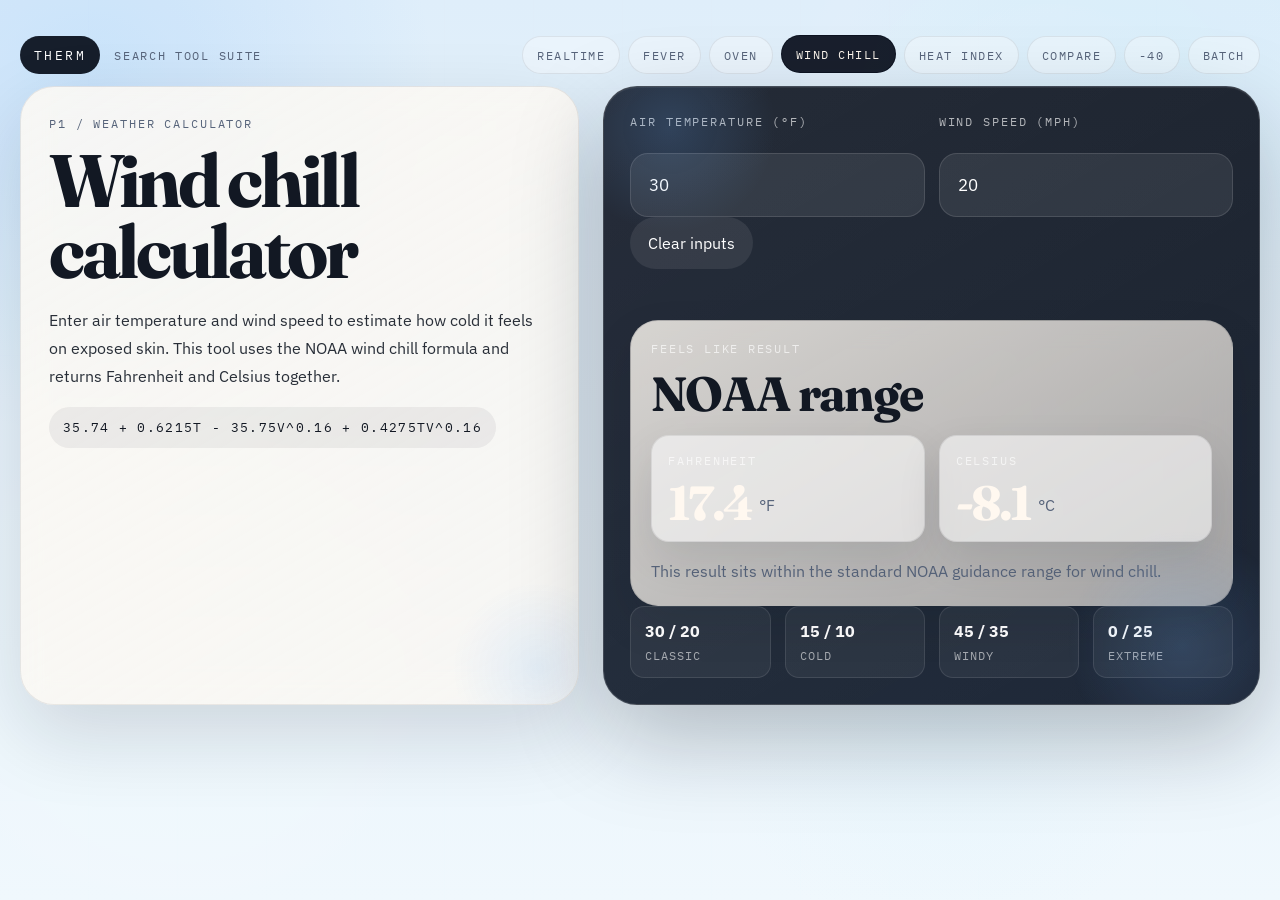
<file: wind-chill-calculator.html>
<!DOCTYPE html>
<html lang="en">
  <head>
    <meta charset="UTF-8" />
    <meta name="viewport" content="width=device-width, initial-scale=1.0" />
    <title>Wind Chill Calculator | Feels Like Temperature</title>
    <meta
      name="description"
      content="Calculate wind chill from air temperature and wind speed. Get the feels-like temperature in Fahrenheit and Celsius instantly."
    />
    <meta name="theme-color" content="#4eb9d7" />
    <link rel="icon" type="image/svg+xml" href="brand-icon.svg" />
    <link rel="preconnect" href="https://fonts.googleapis.com" />
    <link rel="preconnect" href="https://fonts.gstatic.com" crossorigin />
    <link
      href="https://fonts.googleapis.com/css2?family=Fraunces:opsz,wght@9..144,600;9..144,700;9..144,800&family=IBM+Plex+Mono:wght@400;500;600&family=IBM+Plex+Sans:wght@400;500;600;700&display=swap"
      rel="stylesheet"
    />
    <link rel="stylesheet" href="styles.css" />
  </head>
  <body data-page="wind" data-temp-band="cool">
    <div class="page-shell">
      <header class="site-header reveal" style="--delay: 0.04s">
        <a class="brand" href="index.html" aria-label="THERM home">
          <span class="brand-mark">THERM</span>
          <span class="brand-name">search tool suite</span>
        </a>
        <nav class="tool-nav" aria-label="Temperature tool navigation">
          <a class="tool-link" href="index.html">Realtime</a>
          <a class="tool-link" href="fever-checker.html">Fever</a>
          <a class="tool-link" href="oven-temperature-conversion.html">Oven</a>
          <a class="tool-link active" href="wind-chill-calculator.html">Wind Chill</a>
          <a class="tool-link" href="heat-index-calculator.html">Heat Index</a>
          <a class="tool-link" href="fahrenheit-celsius-comparison.html">Compare</a>
          <a class="tool-link" href="equal-temperature.html">-40</a>
          <a class="tool-link" href="batch-temperature-converter.html">Batch</a>
        </nav>
      </header>

      <main>
        <section class="hero-split">
          <article class="story-panel reveal" style="--delay: 0.08s">
            <p class="eyebrow">P1 / weather calculator</p>
            <h1 class="page-title">Wind chill calculator</h1>
            <p class="lead">
              Enter air temperature and wind speed to estimate how cold it feels on exposed skin. This
              tool uses the NOAA wind chill formula and returns Fahrenheit and Celsius together.
            </p>
            <p class="formula-inline">35.74 + 0.6215T - 35.75V^0.16 + 0.4275TV^0.16</p>
          </article>

          <section class="tool-panel reveal" style="--delay: 0.14s">
            <div class="control-grid">
              <label class="control" for="wind-temp">
                <span class="field-label">Air temperature (&deg;F)</span>
                <input id="wind-temp" class="text-input" type="text" inputmode="decimal" placeholder="30" />
              </label>
              <label class="control" for="wind-speed">
                <span class="field-label">Wind speed (mph)</span>
                <input id="wind-speed" class="text-input" type="text" inputmode="decimal" placeholder="20" />
              </label>
            </div>

            <div class="button-row">
              <button id="wind-clear" class="ghost-button" type="button">Clear inputs</button>
            </div>

            <p id="wind-message" class="message-line" aria-live="polite"></p>

            <article class="status-board">
              <div class="status-heading">
                <div>
                  <p class="status-chip">Feels like result</p>
                  <h2 id="wind-label" class="status-label">Wind chill output</h2>
                </div>
              </div>
              <div class="mini-metrics">
                <div class="metric-card">
                  <p class="field-label">Fahrenheit</p>
                  <div class="metric-value">
                    <strong id="wind-result-f">--</strong>
                    <span>&deg;F</span>
                  </div>
                </div>
                <div class="metric-card">
                  <p class="field-label">Celsius</p>
                  <div class="metric-value">
                    <strong id="wind-result-c">--</strong>
                    <span>&deg;C</span>
                  </div>
                </div>
              </div>
              <p id="wind-note" class="status-note">Add air temperature and wind speed to estimate how cold it feels.</p>
            </article>

            <div class="quick-grid">
              <button class="quick-button" type="button" data-wind-temp="30" data-wind-speed="20">
                <strong>30 / 20</strong>
                <span class="quick-meta">classic</span>
              </button>
              <button class="quick-button" type="button" data-wind-temp="15" data-wind-speed="10">
                <strong>15 / 10</strong>
                <span class="quick-meta">cold</span>
              </button>
              <button class="quick-button" type="button" data-wind-temp="45" data-wind-speed="35">
                <strong>45 / 35</strong>
                <span class="quick-meta">windy</span>
              </button>
              <button class="quick-button" type="button" data-wind-temp="0" data-wind-speed="25">
                <strong>0 / 25</strong>
                <span class="quick-meta">extreme</span>
              </button>
            </div>
          </section>
        </section>
      </main>
    </div>

    <script src="script.js"></script>
  </body>
</html>
</file>
<file: styles.css>
:root {
  --ink: #121823;
  --ink-soft: #57647b;
  --line: rgba(18, 24, 35, 0.12);
  --line-strong: rgba(255, 255, 255, 0.16);
  --navy: #0c1320;
  --navy-soft: #162030;
  --cream: rgba(255, 250, 243, 0.78);
  --cream-strong: rgba(255, 247, 238, 0.9);
  --shadow-lg: 0 30px 80px rgba(12, 19, 32, 0.14);
  --shadow-md: 0 18px 44px rgba(12, 19, 32, 0.1);
  --radius-xl: 34px;
  --radius-lg: 24px;
  --radius-md: 18px;
  --radius-sm: 14px;
  --content-width: 1240px;
  --shell-gutter: 24px;
  --shell-gutter-md: 18px;
  --shell-gutter-sm: 14px;
}

* {
  box-sizing: border-box;
}

html {
  scroll-behavior: smooth;
}

body {
  --bg-top: #eee3d4;
  --bg-bottom: #f8f1e7;
  --mesh-a: rgba(255, 158, 95, 0.22);
  --mesh-b: rgba(118, 210, 255, 0.18);
  --mesh-c: rgba(255, 224, 165, 0.22);
  --overlay-a: rgba(255, 146, 77, 0.18);
  --overlay-b: rgba(110, 221, 255, 0.12);
  --accent: #ef8d56;
  --accent-soft: #ffc799;
  --accent-rgb: 239, 141, 86;
  --progress: 52%;
  margin: 0;
  min-height: 100vh;
  color: var(--ink);
  font-family: "IBM Plex Sans", sans-serif;
  background:
    radial-gradient(circle at 7% 10%, var(--mesh-a), transparent 24%),
    radial-gradient(circle at 89% 12%, var(--mesh-b), transparent 22%),
    radial-gradient(circle at 74% 79%, var(--mesh-c), transparent 20%),
    linear-gradient(180deg, var(--bg-top) 0%, var(--bg-bottom) 100%);
  transition: background 360ms ease, color 220ms ease;
}

body::before {
  content: "";
  position: fixed;
  inset: 0;
  background:
    linear-gradient(rgba(255, 255, 255, 0.18), rgba(255, 255, 255, 0.18)),
    repeating-linear-gradient(
      90deg,
      transparent 0,
      transparent 88px,
      rgba(18, 24, 35, 0.04) 88px,
      rgba(18, 24, 35, 0.04) 89px
    ),
    repeating-linear-gradient(
      180deg,
      transparent 0,
      transparent 88px,
      rgba(18, 24, 35, 0.04) 88px,
      rgba(18, 24, 35, 0.04) 89px
    );
  mix-blend-mode: soft-light;
  pointer-events: none;
}

body::after {
  content: "";
  position: fixed;
  inset: 0;
  background:
    radial-gradient(circle at 82% 18%, var(--overlay-a), transparent 26%),
    radial-gradient(circle at 14% 76%, var(--overlay-b), transparent 28%);
  mix-blend-mode: screen;
  opacity: 0.94;
  pointer-events: none;
}

body[data-temp-band="freeze"] {
  --bg-top: #dcecf9;
  --bg-bottom: #eef7fd;
  --mesh-a: rgba(111, 181, 255, 0.24);
  --mesh-b: rgba(184, 231, 255, 0.28);
  --mesh-c: rgba(210, 241, 255, 0.24);
  --overlay-a: rgba(255, 255, 255, 0.08);
  --overlay-b: rgba(111, 184, 255, 0.18);
  --accent: #6aaeff;
  --accent-soft: #c2e4ff;
  --accent-rgb: 106, 174, 255;
}

body[data-temp-band="cool"] {
  --bg-top: #e4f1f5;
  --bg-bottom: #f4fbfc;
  --mesh-a: rgba(96, 188, 230, 0.2);
  --mesh-b: rgba(151, 225, 255, 0.24);
  --mesh-c: rgba(176, 242, 232, 0.2);
  --overlay-a: rgba(255, 255, 255, 0.1);
  --overlay-b: rgba(120, 220, 255, 0.16);
  --accent: #4eb9d7;
  --accent-soft: #aaf0ff;
  --accent-rgb: 78, 185, 215;
}

body[data-temp-band="neutral"] {
  --bg-top: #eee3d4;
  --bg-bottom: #f8f1e7;
  --mesh-a: rgba(255, 158, 95, 0.22);
  --mesh-b: rgba(118, 210, 255, 0.18);
  --mesh-c: rgba(255, 224, 165, 0.22);
  --overlay-a: rgba(255, 146, 77, 0.18);
  --overlay-b: rgba(110, 221, 255, 0.12);
  --accent: #ef8d56;
  --accent-soft: #ffc799;
  --accent-rgb: 239, 141, 86;
}

body[data-temp-band="warm"] {
  --bg-top: #f3dece;
  --bg-bottom: #f9ede1;
  --mesh-a: rgba(247, 134, 82, 0.28);
  --mesh-b: rgba(255, 209, 151, 0.22);
  --mesh-c: rgba(255, 173, 112, 0.16);
  --overlay-a: rgba(255, 140, 75, 0.24);
  --overlay-b: rgba(255, 244, 223, 0.08);
  --accent: #f0834d;
  --accent-soft: #ffc28d;
  --accent-rgb: 240, 131, 77;
}

body[data-temp-band="hot"] {
  --bg-top: #f1d0c2;
  --bg-bottom: #f7e4d9;
  --mesh-a: rgba(233, 103, 67, 0.32);
  --mesh-b: rgba(255, 176, 108, 0.24);
  --mesh-c: rgba(255, 126, 87, 0.18);
  --overlay-a: rgba(255, 115, 60, 0.28);
  --overlay-b: rgba(255, 239, 221, 0.06);
  --accent: #e86a42;
  --accent-soft: #ffb280;
  --accent-rgb: 232, 106, 66;
}

body[data-temp-band="extreme"] {
  --bg-top: #e7c0b1;
  --bg-bottom: #f2dbcg;
  --mesh-a: rgba(217, 72, 46, 0.38);
  --mesh-b: rgba(255, 148, 72, 0.24);
  --mesh-c: rgba(208, 72, 58, 0.22);
  --overlay-a: rgba(224, 76, 44, 0.34);
  --overlay-b: rgba(255, 229, 203, 0.05);
  --accent: #d95234;
  --accent-soft: #ff9d70;
  --accent-rgb: 217, 82, 52;
}

a {
  color: inherit;
  text-decoration: none;
}

button,
input,
select,
textarea {
  font: inherit;
}

.page-shell {
  position: relative;
  z-index: 1;
  width: min(calc(100% - var(--shell-gutter)), var(--content-width));
  margin: 0 auto;
  padding: 28px 0 72px;
}

.site-header {
  display: flex;
  justify-content: space-between;
  align-items: center;
  gap: 18px;
  padding: 8px 0 12px;
}

.brand {
  display: inline-flex;
  align-items: center;
  gap: 14px;
  flex-shrink: 0;
}

.brand-mark {
  display: inline-flex;
  align-items: center;
  justify-content: center;
  min-width: 76px;
  padding: 10px 14px;
  border-radius: 999px;
  background: rgba(12, 19, 32, 0.95);
  color: #fff;
  font-family: "IBM Plex Mono", monospace;
  font-size: 0.84rem;
  letter-spacing: 0.18em;
  text-transform: uppercase;
}

.brand-name,
.header-note,
.tool-link,
.eyebrow,
.section-kicker,
.field-label,
.support-label,
.card-tag,
.table-note,
.status-chip,
.result-caption,
.quick-meta,
.micro-note,
.threshold-label,
.related-card span,
.formula-inline,
.hero-stat span,
.meter-label,
.legend-chip,
.entry-meta,
.empty-state strong {
  font-family: "IBM Plex Mono", monospace;
}

.brand-name {
  color: var(--ink-soft);
  font-size: 0.76rem;
  letter-spacing: 0.14em;
  text-transform: uppercase;
}

.tool-nav {
  display: flex;
  flex-wrap: wrap;
  justify-content: flex-end;
  gap: 8px;
}

.tool-link {
  padding: 10px 14px;
  border: 1px solid rgba(18, 24, 35, 0.08);
  border-radius: 999px;
  background: rgba(255, 255, 255, 0.34);
  color: var(--ink-soft);
  font-size: 0.78rem;
  letter-spacing: 0.12em;
  text-transform: uppercase;
  transition: background 180ms ease, border-color 180ms ease, transform 180ms ease, color 180ms ease;
}

.tool-link:hover,
.tool-link:focus-visible,
.tool-link.active {
  border-color: rgba(12, 19, 32, 0.94);
  background: rgba(12, 19, 32, 0.94);
  color: #fff8f0;
  transform: translateY(-1px);
}

.hero-split,
.catalog-grid,
.section-grid,
.reference-layout,
.support-grid,
.comparison-grid,
.batch-layout {
  display: grid;
  gap: 24px;
}

.hero-split {
  grid-template-columns: minmax(0, 0.92fr) minmax(420px, 1.08fr);
  align-items: stretch;
}

.story-panel,
.light-card,
.table-shell,
.tool-card,
.status-board,
.comparison-card,
.equal-card,
.result-list,
.result-entry,
.faq-card,
.support-card {
  backdrop-filter: blur(14px);
  -webkit-backdrop-filter: blur(14px);
}

.story-panel,
.light-card,
.tool-card,
.comparison-card,
.equal-card,
.result-list,
.faq-card,
.support-card {
  position: relative;
  overflow: hidden;
  border: 1px solid rgba(18, 24, 35, 0.08);
  border-radius: var(--radius-xl);
  background: linear-gradient(150deg, rgba(255, 250, 243, 0.84), rgba(255, 247, 238, 0.58));
  box-shadow: var(--shadow-lg);
}

.story-panel,
.light-card,
.comparison-card,
.equal-card,
.faq-card,
.support-card {
  padding: 28px;
}

.story-panel::after,
.light-card::after,
.tool-card::after,
.comparison-card::after,
.equal-card::after,
.result-list::after,
.faq-card::after,
.support-card::after {
  content: "";
  position: absolute;
  inset: auto -50px -54px auto;
  width: 180px;
  height: 180px;
  border-radius: 50%;
  background: radial-gradient(circle, rgba(var(--accent-rgb), 0.14), transparent 68%);
  pointer-events: none;
}

.tool-panel,
.dark-card {
  position: relative;
  overflow: hidden;
  border: 1px solid var(--line-strong);
  border-radius: var(--radius-xl);
  background:
    linear-gradient(150deg, rgba(255, 255, 255, 0.08), rgba(255, 255, 255, 0.02)),
    linear-gradient(180deg, rgba(13, 20, 33, 0.98), rgba(21, 31, 47, 0.98));
  box-shadow:
    0 34px 90px rgba(12, 19, 32, 0.26),
    inset 0 1px 0 rgba(255, 255, 255, 0.06);
  color: #fff8f0;
}

.tool-panel::before,
.dark-card::before {
  content: "";
  position: absolute;
  inset: -70px auto auto -44px;
  width: 220px;
  height: 220px;
  border-radius: 50%;
  background: radial-gradient(circle, rgba(var(--accent-rgb), 0.18), transparent 68%);
  pointer-events: none;
}

.tool-panel::after,
.dark-card::after {
  content: "";
  position: absolute;
  inset: auto -44px -62px auto;
  width: 240px;
  height: 240px;
  border-radius: 50%;
  background: radial-gradient(circle, rgba(var(--accent-rgb), 0.16), transparent 68%);
  pointer-events: none;
}

.tool-panel {
  padding: 26px;
}

.eyebrow,
.section-kicker,
.field-label,
.support-label,
.card-tag,
.status-chip,
.micro-note,
.threshold-label,
.result-caption,
.meter-label,
.legend-chip,
.entry-meta {
  margin: 0 0 14px;
  color: var(--ink-soft);
  font-size: 0.78rem;
  letter-spacing: 0.15em;
  text-transform: uppercase;
}

.tool-panel .field-label,
.tool-panel .micro-note,
.tool-panel .status-chip,
.tool-panel .meter-label,
.tool-panel .entry-meta,
.tool-panel .support-label {
  color: rgba(255, 255, 255, 0.66);
}

.page-title,
.section-title,
.equal-card h2,
.tool-card h3,
.support-card h3,
.comparison-card h2,
.faq-card h2 {
  margin: 0;
  font-family: "Fraunces", serif;
  line-height: 0.96;
  letter-spacing: -0.045em;
}

.page-title {
  max-width: 9.6ch;
  font-size: clamp(2.65rem, 5.8vw, 4.9rem);
}

.page-title span {
  display: block;
}

.section-title,
.faq-card h2,
.comparison-card h2 {
  font-size: clamp(1.95rem, 4vw, 3rem);
}

.tool-card h3,
.support-card h3,
.equal-card h2 {
  font-size: clamp(1.55rem, 3vw, 2.1rem);
}

.lead,
.body-copy,
.hero-stat p,
.tool-card p,
.support-card p,
.faq-list p,
.status-note,
.comparison-note,
.legend-list p,
.table-note,
.empty-state,
.entry-conversions,
.hero-footnote {
  margin: 0;
  color: var(--ink-soft);
  line-height: 1.72;
}

.story-panel .lead {
  max-width: 36rem;
  margin-top: 18px;
  color: rgba(18, 24, 35, 0.9);
  font-size: 1.03rem;
}

.hero-stats {
  display: grid;
  gap: 12px;
  margin: 26px 0 18px;
}

.hero-stat {
  display: grid;
  grid-template-columns: auto 1fr;
  gap: 12px;
  align-items: start;
  padding-top: 12px;
  border-top: 1px solid rgba(18, 24, 35, 0.08);
}

.hero-stat span {
  color: rgba(var(--accent-rgb), 0.92);
  font-size: 0.76rem;
  letter-spacing: 0.14em;
}

.hero-footnote {
  max-width: 35rem;
  font-size: 0.95rem;
}

.control-grid,
.output-grid,
.quick-grid,
.catalog-grid,
.threshold-grid,
.mini-metrics,
.related-grid {
  display: grid;
  gap: 14px;
}

.control-grid {
  grid-template-columns: repeat(2, minmax(0, 1fr));
}

.control {
  display: grid;
  gap: 10px;
}

.text-input,
.select-input,
.text-area {
  width: 100%;
  min-height: 64px;
  padding: 0 18px;
  border: 1px solid rgba(18, 24, 35, 0.1);
  border-radius: var(--radius-md);
  background: rgba(255, 255, 255, 0.68);
  color: var(--ink);
  outline: none;
  transition: border-color 180ms ease, transform 180ms ease, background 180ms ease;
}

.select-input {
  cursor: pointer;
  appearance: none;
  -webkit-appearance: none;
  -moz-appearance: none;
  padding-right: 56px;
  background-image:
    linear-gradient(45deg, transparent 50%, rgba(18, 24, 35, 0.78) 50%),
    linear-gradient(135deg, rgba(18, 24, 35, 0.78) 50%, transparent 50%);
  background-position:
    calc(100% - 24px) calc(50% - 3px),
    calc(100% - 18px) calc(50% - 3px);
  background-size: 7px 7px, 7px 7px;
  background-repeat: no-repeat;
}

.tool-panel .text-input,
.tool-panel .select-input,
.tool-panel .text-area,
.dark-card .text-input,
.dark-card .select-input,
.dark-card .text-area {
  border-color: rgba(255, 255, 255, 0.12);
  background: rgba(255, 255, 255, 0.08);
  color: #fff;
}

.tool-panel .select-input,
.dark-card .select-input {
  color-scheme: dark;
  background-image:
    linear-gradient(45deg, transparent 50%, rgba(255, 255, 255, 0.86) 50%),
    linear-gradient(135deg, rgba(255, 255, 255, 0.86) 50%, transparent 50%);
}

.select-input option,
.select-input optgroup {
  color: var(--ink);
  background: #fffaf3;
}

.tool-panel .select-input option,
.tool-panel .select-input optgroup,
.dark-card .select-input option,
.dark-card .select-input optgroup {
  color: #121823;
  background: #fffaf3;
}

.text-input::placeholder,
.text-area::placeholder {
  color: rgba(87, 100, 123, 0.72);
}

.tool-panel .text-input::placeholder,
.tool-panel .text-area::placeholder,
.dark-card .text-input::placeholder,
.dark-card .text-area::placeholder {
  color: rgba(255, 255, 255, 0.34);
}

.text-input:focus,
.select-input:focus,
.text-area:focus {
  border-color: rgba(var(--accent-rgb), 0.7);
  transform: translateY(-1px);
}

.text-input,
.select-input {
  font-size: 1.04rem;
}

.unit-switch {
  display: grid;
  gap: 10px;
  padding: 10px;
  border: 1px solid rgba(18, 24, 35, 0.08);
  border-radius: 24px;
  background:
    linear-gradient(180deg, rgba(255, 255, 255, 0.8), rgba(255, 255, 255, 0.58)),
    rgba(255, 255, 255, 0.58);
  box-shadow:
    inset 0 1px 0 rgba(255, 255, 255, 0.72),
    0 10px 24px rgba(18, 24, 35, 0.06);
}

.tool-panel .unit-switch,
.dark-card .unit-switch {
  border-color: rgba(255, 255, 255, 0.1);
  background:
    linear-gradient(180deg, rgba(255, 255, 255, 0.08), rgba(255, 255, 255, 0.03)),
    rgba(255, 255, 255, 0.04);
  box-shadow:
    inset 0 1px 0 rgba(255, 255, 255, 0.08),
    0 14px 34px rgba(0, 0, 0, 0.16);
}

.unit-switch-quad {
  grid-template-columns: repeat(2, minmax(0, 1fr));
}

.unit-switch-duo {
  grid-template-columns: repeat(2, minmax(0, 1fr));
}

.unit-choice {
  position: relative;
  display: grid;
  gap: 6px;
  justify-items: start;
  min-height: 78px;
  padding: 14px 16px;
  border: 1px solid transparent;
  border-radius: 18px;
  background: transparent;
  color: var(--ink);
  cursor: pointer;
  text-align: left;
  transition:
    transform 180ms ease,
    background 180ms ease,
    border-color 180ms ease,
    box-shadow 180ms ease,
    color 180ms ease;
}

.tool-panel .unit-choice,
.dark-card .unit-choice {
  color: rgba(255, 255, 255, 0.92);
}

.unit-choice:hover,
.unit-choice:focus-visible {
  transform: translateY(-1px);
}

.unit-choice[data-active="true"] {
  border-color: rgba(var(--accent-rgb), 0.34);
  background:
    linear-gradient(145deg, rgba(var(--accent-rgb), 0.2), rgba(255, 255, 255, 0.72)),
    rgba(255, 255, 255, 0.88);
  box-shadow:
    0 12px 28px rgba(var(--accent-rgb), 0.16),
    inset 0 1px 0 rgba(255, 255, 255, 0.82);
  color: var(--ink);
}

.tool-panel .unit-choice[data-active="true"],
.dark-card .unit-choice[data-active="true"] {
  background:
    linear-gradient(145deg, rgba(var(--accent-rgb), 0.28), rgba(255, 255, 255, 0.08)),
    rgba(255, 255, 255, 0.08);
  color: #fff;
  border-color: rgba(var(--accent-rgb), 0.56);
  box-shadow:
    0 16px 34px rgba(0, 0, 0, 0.18),
    inset 0 1px 0 rgba(255, 255, 255, 0.12);
}

.unit-choice-name,
.unit-choice-symbol {
  display: block;
}

.unit-choice-name {
  font-size: 0.98rem;
  font-weight: 600;
  letter-spacing: -0.01em;
}

.unit-choice-symbol {
  color: var(--ink-soft);
  font-family: "IBM Plex Mono", monospace;
  font-size: 0.8rem;
  letter-spacing: 0.12em;
  text-transform: uppercase;
}

.tool-panel .unit-choice-symbol,
.dark-card .unit-choice-symbol {
  color: rgba(255, 255, 255, 0.58);
}

.unit-choice[data-active="true"] .unit-choice-symbol {
  color: rgba(18, 24, 35, 0.72);
}

.tool-panel .unit-choice[data-active="true"] .unit-choice-symbol,
.dark-card .unit-choice[data-active="true"] .unit-choice-symbol {
  color: rgba(255, 255, 255, 0.74);
}

.text-area {
  min-height: 244px;
  padding-top: 16px;
  padding-bottom: 16px;
  resize: vertical;
}

.button-row {
  display: flex;
  flex-wrap: wrap;
  gap: 12px;
}

.ghost-button,
.quick-button {
  border: 0;
  border-radius: 999px;
  cursor: pointer;
  transition: transform 180ms ease, background 180ms ease, border-color 180ms ease, color 180ms ease;
}

.ghost-button {
  min-height: 52px;
  padding: 0 18px;
  background: rgba(18, 24, 35, 0.08);
  color: var(--ink);
}

.tool-panel .ghost-button,
.dark-card .ghost-button {
  background: rgba(255, 255, 255, 0.08);
  color: #fff;
}

.ghost-button:hover,
.ghost-button:focus-visible,
.quick-button:hover,
.quick-button:focus-visible {
  transform: translateY(-1px);
}

.quick-grid {
  grid-template-columns: repeat(4, minmax(0, 1fr));
}

.quick-button {
  display: grid;
  gap: 6px;
  justify-items: start;
  padding: 14px;
  border: 1px solid rgba(255, 255, 255, 0.1);
  border-radius: var(--radius-sm);
  background: rgba(255, 255, 255, 0.05);
  color: #fff;
}

.quick-button strong {
  font-size: 0.98rem;
}

.quick-meta {
  color: rgba(255, 255, 255, 0.58);
  font-size: 0.78rem;
  letter-spacing: 0.08em;
  text-transform: uppercase;
}

.micro-note {
  min-height: 20px;
  line-height: 1.6;
}

.message-line {
  min-height: 22px;
  color: #ffd7c6;
  font-size: 0.92rem;
  line-height: 1.6;
}

.converter-stage {
  display: grid;
  gap: 18px;
}

.source-band {
  display: grid;
  gap: 18px;
  padding: 20px;
  border-radius: 28px;
  background:
    radial-gradient(circle at top, rgba(var(--accent-rgb), 0.16), transparent 36%),
    linear-gradient(180deg, rgba(255, 255, 255, 0.08), rgba(255, 255, 255, 0.03)),
    rgba(0, 0, 0, 0.14);
  border: 1px solid rgba(255, 255, 255, 0.08);
}

.source-header {
  display: flex;
  justify-content: space-between;
  gap: 14px;
  align-items: start;
}

.unit-pill {
  padding: 10px 14px;
  border-radius: 999px;
  background: linear-gradient(135deg, var(--accent), var(--accent-soft));
  color: var(--navy);
  font-family: "IBM Plex Mono", monospace;
  font-size: 0.8rem;
  letter-spacing: 0.12em;
  text-transform: uppercase;
}

.source-value {
  display: flex;
  align-items: flex-end;
  gap: 10px;
}

.source-value strong,
.metric-value strong,
.comparison-values strong,
.equal-value strong,
.batch-stat strong {
  font-family: "Fraunces", serif;
  font-size: clamp(3.2rem, 7vw, 5.2rem);
  line-height: 0.88;
  letter-spacing: -0.06em;
}

.source-value span,
.metric-value span,
.comparison-values span,
.equal-value span {
  padding-bottom: 10px;
  color: rgba(255, 255, 255, 0.72);
  font-size: 1rem;
}

.summary-line {
  margin: 0;
  color: rgba(255, 255, 255, 0.82);
  line-height: 1.64;
}

.temperature-meter {
  display: grid;
  gap: 10px;
}

.meter-track {
  position: relative;
  height: 12px;
  border-radius: 999px;
  background: rgba(255, 255, 255, 0.08);
  overflow: hidden;
}

.meter-fill {
  width: var(--progress);
  height: 100%;
  border-radius: inherit;
  background: linear-gradient(90deg, var(--accent-soft), var(--accent));
}

.meter-labels {
  display: grid;
  grid-template-columns: repeat(6, minmax(0, 1fr));
  color: rgba(255, 255, 255, 0.48);
  font-family: "IBM Plex Mono", monospace;
  font-size: 0.72rem;
}

.output-grid {
  grid-template-columns: repeat(3, minmax(0, 1fr));
}

.output-card,
.threshold-card,
.metric-card,
.legend-list,
.result-entry {
  border-radius: var(--radius-md);
}

.output-card {
  padding: 16px;
  border: 1px solid rgba(255, 255, 255, 0.08);
  background: rgba(255, 255, 255, 0.05);
}

.output-unit {
  display: block;
  margin-bottom: 8px;
  color: rgba(255, 255, 255, 0.56);
  font-family: "IBM Plex Mono", monospace;
  font-size: 0.74rem;
  letter-spacing: 0.14em;
  text-transform: uppercase;
}

.output-value {
  display: block;
  margin-bottom: 6px;
  color: #fff;
  font-size: 1.34rem;
  font-weight: 700;
  letter-spacing: -0.03em;
}

.output-note {
  color: rgba(255, 255, 255, 0.58);
  font-size: 0.88rem;
  line-height: 1.55;
}

.context-ribbon {
  display: grid;
  gap: 8px;
  padding: 16px 18px;
  border: 1px solid rgba(255, 255, 255, 0.08);
  border-radius: 18px;
  background: rgba(255, 255, 255, 0.05);
}

.context-ribbon strong {
  color: #fff;
  font-size: 0.96rem;
  letter-spacing: 0.02em;
}

.context-ribbon p {
  margin: 0;
  color: rgba(255, 255, 255, 0.72);
  line-height: 1.62;
}

.section-block {
  margin-top: 30px;
}

.catalog-grid {
  grid-template-columns: repeat(4, minmax(0, 1fr));
}

.tool-card {
  padding: 22px;
}

.card-tag {
  color: rgba(var(--accent-rgb), 1);
  font-size: 0.74rem;
}

.tool-card p {
  margin-top: 10px;
}

.section-grid {
  grid-template-columns: repeat(2, minmax(0, 1fr));
}

.formula-inline {
  display: inline-flex;
  align-items: center;
  gap: 10px;
  margin-top: 16px;
  padding: 12px 14px;
  border-radius: 999px;
  background: rgba(18, 24, 35, 0.06);
  color: var(--ink);
  font-size: 0.82rem;
  letter-spacing: 0.1em;
  text-transform: uppercase;
}

.table-shell {
  overflow: hidden;
  border: 1px solid var(--line);
  border-radius: var(--radius-xl);
  background: rgba(255, 250, 243, 0.8);
  box-shadow: var(--shadow-md);
}

table {
  width: 100%;
  border-collapse: collapse;
}

th,
td {
  padding: 18px 20px;
  text-align: left;
  border-bottom: 1px solid rgba(18, 24, 35, 0.08);
}

thead th {
  background: rgba(18, 24, 35, 0.04);
  color: var(--ink-soft);
  font-family: "IBM Plex Mono", monospace;
  font-size: 0.76rem;
  letter-spacing: 0.14em;
  text-transform: uppercase;
}

tbody tr:last-child td {
  border-bottom: 0;
}

tbody tr:hover {
  background: rgba(255, 255, 255, 0.46);
}

.table-note {
  margin-top: 12px;
  color: var(--ink-soft);
  font-size: 0.8rem;
}

.reference-layout {
  grid-template-columns: minmax(0, 1.12fr) minmax(280px, 0.88fr);
  align-items: start;
}

.legend-list,
.threshold-card,
.metric-card,
.status-board,
.support-card {
  position: relative;
  overflow: hidden;
}

.legend-list,
.threshold-card,
.metric-card,
.status-board,
.support-card {
  padding: 20px;
  border: 1px solid var(--line);
  background: linear-gradient(150deg, rgba(255, 250, 243, 0.82), rgba(255, 247, 238, 0.6));
  box-shadow: var(--shadow-md);
}

.legend-list {
  display: grid;
  gap: 12px;
  border-radius: var(--radius-xl);
}

.legend-chip {
  display: inline-flex;
  width: fit-content;
  padding: 8px 12px;
  border-radius: 999px;
  background: rgba(18, 24, 35, 0.06);
  color: var(--ink-soft);
  font-size: 0.72rem;
}

.support-grid {
  grid-template-columns: repeat(2, minmax(0, 1fr));
}

.status-board {
  border-radius: 28px;
}

.status-chip {
  color: rgba(var(--accent-rgb), 1);
  font-size: 0.74rem;
}

.status-heading {
  display: flex;
  justify-content: space-between;
  gap: 14px;
  align-items: start;
}

.status-label {
  margin: 0;
  color: var(--ink);
  font-family: "Fraunces", serif;
  font-size: clamp(2rem, 4vw, 3rem);
  line-height: 0.98;
  letter-spacing: -0.04em;
}

.status-board[data-level="normal"] {
  background: linear-gradient(150deg, rgba(241, 252, 245, 0.84), rgba(255, 255, 255, 0.66));
}

.status-board[data-level="low"] {
  background: linear-gradient(150deg, rgba(255, 247, 220, 0.86), rgba(255, 255, 255, 0.66));
}

.status-board[data-level="fever"] {
  background: linear-gradient(150deg, rgba(255, 232, 217, 0.86), rgba(255, 255, 255, 0.66));
}

.status-board[data-level="high"] {
  background: linear-gradient(150deg, rgba(255, 216, 205, 0.88), rgba(255, 255, 255, 0.66));
}

.mini-metrics {
  grid-template-columns: repeat(2, minmax(0, 1fr));
  margin-top: 18px;
}

.metric-card {
  padding: 16px;
  border: 1px solid rgba(18, 24, 35, 0.08);
  background: rgba(255, 255, 255, 0.56);
}

.metric-value {
  display: flex;
  align-items: flex-end;
  gap: 8px;
}

.metric-value strong {
  font-size: clamp(2.2rem, 5vw, 3rem);
}

.metric-value span {
  color: var(--ink-soft);
}

.status-note,
.comparison-note {
  margin-top: 16px;
}

.threshold-grid {
  grid-template-columns: repeat(4, minmax(0, 1fr));
}

.threshold-card {
  border-radius: var(--radius-md);
}

.threshold-card strong {
  display: block;
  margin-bottom: 8px;
  font-size: 1rem;
}

.comparison-grid {
  grid-template-columns: minmax(0, 0.95fr) minmax(300px, 1.05fr);
  align-items: start;
}

.comparison-card {
  padding: 24px;
}

.range-wrap {
  display: grid;
  gap: 16px;
  margin-top: 18px;
}

.range-input {
  width: 100%;
  accent-color: var(--accent);
}

.comparison-values {
  display: grid;
  gap: 10px;
  padding: 20px;
  border-radius: 28px;
  background: rgba(18, 24, 35, 0.06);
}

.comparison-values .source-value span {
  color: var(--ink-soft);
}

.comparison-values .value-row {
  display: flex;
  justify-content: space-between;
  align-items: flex-end;
  gap: 12px;
}

.comparison-rail {
  position: relative;
  height: 18px;
  border-radius: 999px;
  background: rgba(18, 24, 35, 0.08);
  overflow: hidden;
}

.comparison-fill {
  width: var(--progress);
  height: 100%;
  border-radius: inherit;
  background: linear-gradient(90deg, var(--accent-soft), var(--accent));
}

.comparison-labels {
  display: grid;
  grid-template-columns: repeat(5, minmax(0, 1fr));
  color: var(--ink-soft);
  font-family: "IBM Plex Mono", monospace;
  font-size: 0.74rem;
}

.comparison-pair {
  display: grid;
  gap: 12px;
  margin-top: 20px;
}

.pair-row {
  display: flex;
  justify-content: space-between;
  gap: 12px;
  padding-bottom: 10px;
  border-bottom: 1px solid rgba(18, 24, 35, 0.08);
}

.pair-row:last-child {
  border-bottom: 0;
  padding-bottom: 0;
}

.equal-stage {
  display: grid;
  gap: 24px;
}

.equal-card {
  padding: clamp(28px, 4vw, 52px);
  text-align: center;
}

.equal-orbit {
  display: grid;
  gap: 18px;
  justify-items: center;
  padding: 30px 20px;
  border-radius: 30px;
  background:
    radial-gradient(circle at center, rgba(var(--accent-rgb), 0.14), transparent 40%),
    rgba(18, 24, 35, 0.04);
}

.equal-value {
  display: flex;
  align-items: flex-end;
  gap: 10px;
}

.equal-divider {
  display: inline-flex;
  align-items: center;
  justify-content: center;
  width: 82px;
  height: 82px;
  border-radius: 50%;
  background: linear-gradient(135deg, var(--accent), var(--accent-soft));
  color: var(--navy);
  font-family: "IBM Plex Mono", monospace;
  font-size: 0.86rem;
  letter-spacing: 0.16em;
  text-transform: uppercase;
  animation: pulse-ring 2.6s ease-in-out infinite;
}

@keyframes pulse-ring {
  0%,
  100% {
    transform: scale(1);
    box-shadow: 0 0 0 0 rgba(var(--accent-rgb), 0.22);
  }

  50% {
    transform: scale(1.04);
    box-shadow: 0 0 0 16px rgba(var(--accent-rgb), 0);
  }
}

.batch-layout {
  grid-template-columns: minmax(0, 0.95fr) minmax(320px, 1.05fr);
  align-items: start;
}

.result-list {
  padding: 22px;
}

.batch-summary {
  display: flex;
  justify-content: space-between;
  gap: 14px;
  align-items: center;
  margin-bottom: 16px;
}

.batch-stat {
  display: grid;
  gap: 6px;
}

.batch-stat strong {
  font-size: clamp(2rem, 5vw, 2.8rem);
}

.batch-stat span {
  color: var(--ink-soft);
  font-size: 0.8rem;
  letter-spacing: 0.12em;
  text-transform: uppercase;
}

.result-rows {
  display: grid;
  gap: 12px;
}

.result-entry {
  padding: 16px;
  border: 1px solid rgba(18, 24, 35, 0.08);
  background: rgba(255, 255, 255, 0.54);
}

.entry-top {
  display: flex;
  justify-content: space-between;
  gap: 12px;
  align-items: baseline;
  margin-bottom: 8px;
}

.entry-source {
  font-weight: 700;
}

.entry-meta {
  color: rgba(var(--accent-rgb), 1);
  font-size: 0.72rem;
}

.entry-conversions {
  font-size: 0.94rem;
}

.empty-state {
  padding: 20px;
  border: 1px dashed rgba(18, 24, 35, 0.16);
  border-radius: var(--radius-md);
  background: rgba(255, 255, 255, 0.42);
}

.empty-state strong {
  display: block;
  margin-bottom: 8px;
  color: var(--ink);
  font-size: 0.82rem;
  letter-spacing: 0.12em;
  text-transform: uppercase;
}

.home-main {
  display: grid;
  gap: 30px;
}

.home-stage,
.home-strata,
.home-reference-grid,
.mini-tool-grid,
.tool-atlas,
.home-output-grid,
.console-controls,
.preset-ribbon {
  display: grid;
  gap: 24px;
}

.home-stage {
  grid-template-columns: minmax(320px, 0.88fr) minmax(0, 1.12fr);
  align-items: stretch;
}

.home-editorial {
  position: relative;
  overflow: hidden;
  padding: clamp(28px, 3.8vw, 44px);
  border: 1px solid rgba(18, 24, 35, 0.08);
  border-radius: 42px;
  background:
    linear-gradient(150deg, rgba(255, 250, 243, 0.88), rgba(255, 247, 238, 0.62)),
    rgba(255, 255, 255, 0.46);
  box-shadow: var(--shadow-lg);
  backdrop-filter: blur(16px);
  -webkit-backdrop-filter: blur(16px);
}

.home-editorial::before {
  content: "";
  position: absolute;
  inset: auto auto -72px -62px;
  width: 240px;
  height: 240px;
  border-radius: 50%;
  background: radial-gradient(circle, rgba(var(--accent-rgb), 0.2), transparent 72%);
}

.home-editorial::after {
  content: "";
  position: absolute;
  inset: 28px 28px auto auto;
  width: 120px;
  height: 120px;
  border-radius: 28px;
  border: 1px solid rgba(18, 24, 35, 0.06);
  transform: rotate(12deg);
}

.home-title {
  margin: 0;
  max-width: 10ch;
  font-family: "Fraunces", serif;
  font-size: clamp(3.05rem, 6.8vw, 6.2rem);
  line-height: 0.9;
  letter-spacing: -0.06em;
}

.home-title span {
  display: block;
  color: rgba(18, 24, 35, 0.78);
}

.home-manifest {
  display: grid;
  gap: 14px;
  margin: 30px 0 22px;
}

.manifest-row {
  display: grid;
  grid-template-columns: auto 1fr;
  gap: 14px;
  align-items: start;
  padding-top: 14px;
  border-top: 1px solid rgba(18, 24, 35, 0.08);
}

.manifest-row span {
  color: rgba(var(--accent-rgb), 0.92);
  font-family: "IBM Plex Mono", monospace;
  font-size: 0.76rem;
  letter-spacing: 0.14em;
}

.manifest-row p {
  margin: 0;
  color: var(--ink-soft);
  line-height: 1.68;
}

.signal-strip {
  display: grid;
  gap: 14px;
}

.signal-strip p {
  margin: 0;
  max-width: 34rem;
  color: var(--ink-soft);
  font-size: 0.95rem;
  line-height: 1.66;
}

.signal-line {
  position: relative;
  height: 14px;
  border-radius: 999px;
  background:
    linear-gradient(90deg, rgba(var(--accent-rgb), 0.16), rgba(255, 255, 255, 0)),
    rgba(18, 24, 35, 0.06);
  overflow: hidden;
}

.signal-line::before {
  content: "";
  position: absolute;
  inset: 0 auto 0 0;
  width: var(--progress);
  border-radius: inherit;
  background: linear-gradient(90deg, var(--accent-soft), var(--accent));
}

.home-console {
  position: relative;
  overflow: hidden;
  border: 1px solid rgba(255, 255, 255, 0.14);
  border-radius: 42px;
  background:
    radial-gradient(circle at 12% 18%, rgba(var(--accent-rgb), 0.18), transparent 26%),
    radial-gradient(circle at 86% 84%, rgba(var(--accent-rgb), 0.14), transparent 28%),
    linear-gradient(180deg, rgba(12, 19, 32, 0.98), rgba(20, 31, 48, 0.98));
  box-shadow:
    0 42px 110px rgba(12, 19, 32, 0.3),
    inset 0 1px 0 rgba(255, 255, 255, 0.06);
}

.home-console::before {
  content: "";
  position: absolute;
  inset: 0;
  background:
    repeating-linear-gradient(
      90deg,
      transparent 0,
      transparent 68px,
      rgba(255, 255, 255, 0.03) 68px,
      rgba(255, 255, 255, 0.03) 69px
    ),
    repeating-linear-gradient(
      180deg,
      transparent 0,
      transparent 68px,
      rgba(255, 255, 255, 0.03) 68px,
      rgba(255, 255, 255, 0.03) 69px
    );
  pointer-events: none;
}

.home-console .field-label,
.home-console .micro-note,
.home-console .result-caption,
.home-console .quick-meta {
  color: rgba(255, 255, 255, 0.62);
}

.home-console .unit-switch {
  border-color: rgba(255, 255, 255, 0.1);
  background:
    linear-gradient(180deg, rgba(255, 255, 255, 0.08), rgba(255, 255, 255, 0.03)),
    rgba(255, 255, 255, 0.04);
  box-shadow:
    inset 0 1px 0 rgba(255, 255, 255, 0.08),
    0 14px 34px rgba(0, 0, 0, 0.16);
}

.home-console .unit-choice {
  color: rgba(255, 255, 255, 0.92);
}

.home-console .unit-choice[data-active="true"] {
  background:
    linear-gradient(145deg, rgba(var(--accent-rgb), 0.28), rgba(255, 255, 255, 0.08)),
    rgba(255, 255, 255, 0.08);
  color: #fff;
  border-color: rgba(var(--accent-rgb), 0.56);
  box-shadow:
    0 16px 34px rgba(0, 0, 0, 0.18),
    inset 0 1px 0 rgba(255, 255, 255, 0.12);
}

.home-console .unit-choice-symbol {
  color: rgba(255, 255, 255, 0.58);
}

.home-console .unit-choice[data-active="true"] .unit-choice-symbol {
  color: rgba(255, 255, 255, 0.74);
}

.console-shell {
  position: relative;
  z-index: 1;
  display: grid;
  gap: 20px;
  padding: 30px;
}

.console-head {
  display: flex;
  justify-content: space-between;
  gap: 16px;
  align-items: start;
}

.console-status {
  margin: 0;
  color: #fff;
  font-family: "IBM Plex Mono", monospace;
  font-size: 0.94rem;
  letter-spacing: 0.12em;
  text-transform: uppercase;
}

.console-flag {
  display: inline-flex;
  align-items: center;
  min-height: 42px;
  padding: 0 16px;
  border: 1px solid rgba(255, 255, 255, 0.1);
  border-radius: 999px;
  background: rgba(255, 255, 255, 0.05);
  color: rgba(255, 255, 255, 0.68);
  font-family: "IBM Plex Mono", monospace;
  font-size: 0.74rem;
  letter-spacing: 0.14em;
  text-transform: uppercase;
}

.console-hero {
  display: grid;
  grid-template-columns: minmax(0, 1fr) 120px;
  gap: 18px;
  align-items: stretch;
}

.hero-readout {
  display: grid;
  gap: 16px;
  padding: 28px;
  border: 1px solid rgba(255, 255, 255, 0.1);
  border-radius: 34px;
  background:
    radial-gradient(circle at top, rgba(var(--accent-rgb), 0.12), transparent 36%),
    linear-gradient(180deg, rgba(255, 255, 255, 0.06), rgba(255, 255, 255, 0.02)),
    rgba(0, 0, 0, 0.12);
  box-shadow:
    inset 0 1px 0 rgba(255, 255, 255, 0.04),
    0 14px 32px rgba(0, 0, 0, 0.18);
}

.hero-kicker {
  margin: 0;
  color: rgba(255, 255, 255, 0.52);
  font-family: "IBM Plex Mono", monospace;
  font-size: 0.72rem;
  letter-spacing: 0.18em;
  text-transform: uppercase;
}

.hero-figure {
  display: flex;
  align-items: flex-end;
  gap: 14px;
}

.hero-figure strong {
  font-family: "Fraunces", serif;
  font-size: clamp(4.3rem, 9vw, 7rem);
  line-height: 0.84;
  letter-spacing: -0.07em;
}

.hero-unit {
  padding-bottom: 14px;
  color: rgba(255, 255, 255, 0.72);
  font-family: "IBM Plex Mono", monospace;
  font-size: 1rem;
  letter-spacing: 0.12em;
  text-transform: uppercase;
}

.hero-summary {
  margin: 0;
  max-width: 30rem;
  color: rgba(255, 255, 255, 0.82);
  font-size: 0.98rem;
  line-height: 1.68;
}

.equation-ribbon {
  display: flex;
  flex-wrap: wrap;
  gap: 10px;
}

.equation-ribbon span {
  padding: 10px 12px;
  border: 1px solid rgba(255, 255, 255, 0.08);
  border-radius: 999px;
  background: rgba(255, 255, 255, 0.05);
  color: rgba(255, 255, 255, 0.62);
  font-family: "IBM Plex Mono", monospace;
  font-size: 0.72rem;
  letter-spacing: 0.08em;
  text-transform: uppercase;
}

.thermal-tower {
  display: grid;
  justify-items: center;
  gap: 16px;
  padding: 20px 12px;
  border: 1px solid rgba(255, 255, 255, 0.08);
  border-radius: 34px;
  background:
    linear-gradient(180deg, rgba(255, 255, 255, 0.05), rgba(255, 255, 255, 0.02)),
    rgba(0, 0, 0, 0.14);
}

.thermal-rail {
  position: relative;
  width: 22px;
  height: 310px;
  border-radius: 999px;
  background: rgba(255, 255, 255, 0.08);
  overflow: hidden;
  box-shadow: inset 0 0 0 1px rgba(255, 255, 255, 0.08);
}

.thermal-fluid {
  position: absolute;
  inset: auto 0 0;
  height: var(--progress);
  border-radius: inherit;
  background: linear-gradient(180deg, var(--accent-soft), var(--accent));
  box-shadow: 0 0 24px rgba(var(--accent-rgb), 0.3);
}

.thermal-cap {
  position: absolute;
  left: 50%;
  bottom: calc(var(--progress) - 4px);
  width: 38px;
  height: 10px;
  border-radius: 999px;
  background: #fff;
  transform: translateX(-50%);
  box-shadow: 0 0 18px rgba(255, 255, 255, 0.34);
}

.thermal-steps {
  display: grid;
  gap: 12px;
  color: rgba(255, 255, 255, 0.5);
  font-family: "IBM Plex Mono", monospace;
  font-size: 0.72rem;
}

.console-controls {
  grid-template-columns: minmax(0, 0.88fr) minmax(280px, 1.12fr);
  align-items: start;
}

.input-module,
.switch-module {
  display: grid;
  gap: 12px;
}

.input-frame {
  display: grid;
  grid-template-columns: minmax(0, 1fr) auto;
  gap: 10px;
}

.home-input {
  min-height: 74px;
  padding: 0 22px;
  border-color: rgba(255, 255, 255, 0.12);
  background: rgba(255, 255, 255, 0.08);
  color: #fff;
  font-size: 1.18rem;
  font-weight: 600;
}

.home-input::placeholder {
  color: rgba(255, 255, 255, 0.34);
}

.home-clear {
  min-width: 96px;
  min-height: 74px;
  border: 0;
  border-radius: 20px;
  background:
    linear-gradient(145deg, rgba(var(--accent-rgb), 0.26), rgba(255, 255, 255, 0.08)),
    rgba(255, 255, 255, 0.08);
  color: #fff;
  cursor: pointer;
  font-family: "IBM Plex Mono", monospace;
  font-size: 0.78rem;
  letter-spacing: 0.12em;
  text-transform: uppercase;
  transition: transform 180ms ease, box-shadow 180ms ease, background 180ms ease;
}

.home-clear:hover,
.home-clear:focus-visible {
  transform: translateY(-1px);
  box-shadow: 0 14px 28px rgba(0, 0, 0, 0.16);
}

.home-switch {
  gap: 12px;
  padding: 12px;
}

.home-switch .unit-choice {
  min-height: 86px;
  padding: 16px 18px;
}

.home-message {
  min-height: 22px;
}

.home-output-grid {
  grid-template-columns: minmax(0, 1.1fr) minmax(0, 0.9fr);
  grid-auto-rows: minmax(138px, auto);
}

.home-output-grid .output-card {
  display: grid;
  gap: 10px;
  align-content: end;
  padding: 20px;
  border: 1px solid rgba(255, 255, 255, 0.08);
  border-radius: 28px;
  background:
    linear-gradient(180deg, rgba(255, 255, 255, 0.06), rgba(255, 255, 255, 0.02)),
    rgba(0, 0, 0, 0.12);
}

.home-output-grid .output-card--lead {
  grid-row: 1 / span 2;
  padding: 24px;
  background:
    radial-gradient(circle at top, rgba(var(--accent-rgb), 0.14), transparent 36%),
    linear-gradient(180deg, rgba(255, 255, 255, 0.08), rgba(255, 255, 255, 0.03)),
    rgba(0, 0, 0, 0.18);
}

.home-output-grid .output-unit {
  margin: 0;
  color: rgba(255, 255, 255, 0.5);
}

.home-output-grid .output-value {
  margin: 0;
  color: #fff;
  font-family: "Fraunces", serif;
  font-size: clamp(2.1rem, 5vw, 3.4rem);
  font-weight: 700;
  line-height: 0.92;
  letter-spacing: -0.05em;
}

.home-output-grid .output-card--lead .output-value {
  font-size: clamp(3rem, 6vw, 4.6rem);
}

.home-output-grid .output-note {
  margin: 0;
  color: rgba(255, 255, 255, 0.62);
  line-height: 1.58;
}

.context-band {
  display: grid;
  gap: 10px;
  padding: 18px 20px;
  border: 1px solid rgba(255, 255, 255, 0.08);
  border-radius: 22px;
  background:
    linear-gradient(90deg, rgba(var(--accent-rgb), 0.16), rgba(255, 255, 255, 0.02)),
    rgba(255, 255, 255, 0.03);
}

.context-band strong {
  color: #fff;
  font-family: "IBM Plex Mono", monospace;
  font-size: 0.76rem;
  letter-spacing: 0.14em;
  text-transform: uppercase;
}

.context-band p {
  margin: 0;
  color: rgba(255, 255, 255, 0.78);
  line-height: 1.64;
}

.preset-ribbon {
  grid-template-columns: repeat(4, minmax(0, 1fr));
}

.preset-chip {
  min-height: 86px;
  padding: 16px;
  border-radius: 22px;
  background:
    linear-gradient(145deg, rgba(255, 255, 255, 0.08), rgba(255, 255, 255, 0.03)),
    rgba(255, 255, 255, 0.03);
}

.home-strata {
  grid-template-columns: minmax(0, 1.08fr) minmax(0, 0.92fr);
}

.formula-slab,
.matrix-slab {
  position: relative;
  overflow: hidden;
  padding: 28px;
  border: 1px solid rgba(18, 24, 35, 0.08);
  border-radius: 34px;
  background:
    linear-gradient(150deg, rgba(255, 250, 243, 0.84), rgba(255, 247, 238, 0.6)),
    rgba(255, 255, 255, 0.46);
  box-shadow: var(--shadow-md);
}

.formula-runner {
  display: flex;
  flex-wrap: wrap;
  gap: 10px;
  margin-top: 18px;
}

.formula-runner span {
  padding: 10px 12px;
  border-radius: 999px;
  background: rgba(18, 24, 35, 0.06);
  color: var(--ink);
  font-family: "IBM Plex Mono", monospace;
  font-size: 0.76rem;
  letter-spacing: 0.1em;
  text-transform: uppercase;
}

.mini-tool-grid {
  grid-template-columns: repeat(2, minmax(0, 1fr));
  margin-top: 18px;
}

.mini-tool {
  display: grid;
  gap: 8px;
  padding: 16px;
  border: 1px solid rgba(18, 24, 35, 0.08);
  border-radius: 22px;
  background: rgba(255, 255, 255, 0.5);
  transition: transform 180ms ease, border-color 180ms ease, background 180ms ease;
}

.mini-tool:hover,
.mini-tool:focus-visible {
  transform: translateY(-1px);
  border-color: rgba(var(--accent-rgb), 0.26);
  background: rgba(255, 255, 255, 0.72);
}

.mini-tool span {
  color: rgba(var(--accent-rgb), 1);
  font-family: "IBM Plex Mono", monospace;
  font-size: 0.76rem;
  letter-spacing: 0.14em;
  text-transform: uppercase;
}

.mini-tool p {
  margin: 0;
  color: var(--ink-soft);
  line-height: 1.58;
}

.home-reference {
  display: grid;
  gap: 20px;
}

.home-reference-head {
  max-width: 42rem;
}

.home-reference-grid {
  grid-template-columns: minmax(0, 1.08fr) minmax(320px, 0.92fr);
  align-items: start;
}

.tool-atlas {
  grid-template-columns: repeat(2, minmax(0, 1fr));
}

.atlas-card {
  position: relative;
  overflow: hidden;
  padding: 22px;
  border: 1px solid rgba(18, 24, 35, 0.08);
  border-radius: 28px;
  background:
    linear-gradient(150deg, rgba(255, 250, 243, 0.82), rgba(255, 247, 238, 0.58)),
    rgba(255, 255, 255, 0.48);
  box-shadow: var(--shadow-md);
  transition: transform 180ms ease, border-color 180ms ease, background 180ms ease;
}

.atlas-card:hover,
.atlas-card:focus-visible {
  transform: translateY(-2px);
  border-color: rgba(var(--accent-rgb), 0.24);
}

.atlas-card h3 {
  margin: 0;
  font-family: "Fraunces", serif;
  font-size: 1.66rem;
  line-height: 1;
  letter-spacing: -0.04em;
}

.atlas-card p {
  margin: 10px 0 0;
  color: var(--ink-soft);
  line-height: 1.64;
}

.atlas-card--wide {
  grid-column: 1 / -1;
}

.atlas-card--quote {
  background:
    linear-gradient(145deg, rgba(var(--accent-rgb), 0.16), rgba(255, 255, 255, 0.68)),
    rgba(255, 255, 255, 0.56);
}

.reveal {
  opacity: 0;
  transform: translateY(18px);
  animation: fade-up 720ms cubic-bezier(0.22, 1, 0.36, 1) forwards;
  animation-delay: var(--delay, 0s);
}

@keyframes fade-up {
  to {
    opacity: 1;
    transform: translateY(0);
  }
}

@media (max-width: 1140px) {
  .hero-split,
  .catalog-grid,
  .section-grid,
  .reference-layout,
  .support-grid,
  .comparison-grid,
  .batch-layout {
    grid-template-columns: 1fr;
  }

  .catalog-grid {
    grid-template-columns: repeat(2, minmax(0, 1fr));
  }

  .tool-nav {
    justify-content: flex-start;
  }

  .home-stage,
  .home-strata,
  .home-reference-grid {
    grid-template-columns: 1fr;
  }

  .console-hero {
    grid-template-columns: 1fr;
  }

  .thermal-tower {
    grid-template-columns: minmax(0, 1fr) auto;
    align-items: center;
  }

  .thermal-rail {
    width: 100%;
    height: 18px;
  }

  .thermal-fluid {
    inset: 0 auto 0 0;
    width: var(--progress);
    height: 100%;
  }

  .thermal-cap {
    left: calc(var(--progress) - 4px);
    bottom: 50%;
    width: 12px;
    height: 34px;
    transform: translate(-50%, 50%);
  }

  .thermal-steps {
    grid-auto-flow: column;
    gap: 10px;
  }

  .console-controls,
  .preset-ribbon,
  .tool-atlas {
    grid-template-columns: repeat(2, minmax(0, 1fr));
  }

  .home-output-grid {
    grid-template-columns: 1fr 1fr;
  }

  .home-output-grid .output-card--lead {
    grid-column: 1 / -1;
    grid-row: auto;
  }
}

@media (max-width: 820px) {
  .page-shell {
    width: min(calc(100% - var(--shell-gutter-md)), var(--content-width));
    padding-top: 18px;
    padding-bottom: 48px;
  }

  .site-header {
    flex-direction: column;
    align-items: flex-start;
    gap: 14px;
    padding-bottom: 18px;
  }

  .tool-nav {
    flex-wrap: nowrap;
    overflow-x: auto;
    width: 100%;
    padding-bottom: 2px;
  }

  .story-panel,
  .tool-panel,
  .light-card,
  .comparison-card,
  .equal-card,
  .result-list,
  .faq-card,
  .support-card {
    padding: 20px;
  }

  .page-title {
    max-width: 8.6ch;
    font-size: clamp(2.2rem, 9vw, 3.3rem);
  }

  .story-panel .lead,
  .hero-footnote,
  .tool-card p,
  .support-card p,
  .status-note,
  .comparison-note,
  .entry-conversions,
  .body-copy {
    font-size: 0.95rem;
    line-height: 1.66;
  }

  .control-grid,
  .output-grid,
  .quick-grid,
  .mini-metrics,
  .threshold-grid {
    grid-template-columns: 1fr;
  }

  .source-band,
  .comparison-values {
    padding: 18px;
  }

  .unit-choice {
    min-height: 72px;
    padding: 12px 14px;
  }

  .source-value strong {
    font-size: clamp(2.8rem, 16vw, 4.2rem);
  }

  th,
  td {
    padding: 14px 12px;
    font-size: 0.94rem;
  }

  table {
    display: block;
    overflow-x: auto;
  }

  .home-editorial,
  .console-shell,
  .formula-slab,
  .matrix-slab,
  .atlas-card {
    padding: 20px;
  }

  .home-title {
    max-width: 8.8ch;
    font-size: clamp(2.3rem, 9vw, 3.8rem);
  }

  .console-head {
    flex-direction: column;
    align-items: stretch;
  }

  .hero-readout {
    padding: 20px;
  }

  .hero-figure strong {
    font-size: clamp(3.2rem, 16vw, 5rem);
  }

  .console-controls,
  .preset-ribbon,
  .mini-tool-grid,
  .tool-atlas,
  .home-output-grid {
    grid-template-columns: 1fr;
  }

  .input-frame {
    grid-template-columns: 1fr;
  }

  .home-clear,
  .home-input {
    min-height: 64px;
  }

  .home-switch .unit-choice {
    min-height: 76px;
  }

  .thermal-tower {
    grid-template-columns: 1fr;
    gap: 12px;
  }

  .thermal-steps {
    width: 100%;
    grid-template-columns: repeat(6, minmax(0, 1fr));
    grid-auto-flow: row;
    justify-items: start;
  }
}

@media (max-width: 480px) {
  .page-shell {
    width: min(calc(100% - var(--shell-gutter-sm)), var(--content-width));
  }

  .brand {
    gap: 10px;
  }

  .brand-mark {
    min-width: 64px;
    padding: 8px 12px;
    font-size: 0.78rem;
  }

  .tool-link {
    padding: 10px 12px;
    font-size: 0.72rem;
  }

  .story-panel,
  .tool-panel,
  .light-card,
  .comparison-card,
  .equal-card,
  .result-list,
  .faq-card,
  .support-card {
    padding: 18px;
  }

  .catalog-grid {
    grid-template-columns: 1fr;
  }

  .unit-switch-quad,
  .unit-switch-duo {
    grid-template-columns: 1fr;
  }

  .meter-labels,
  .comparison-labels {
    font-size: 0.68rem;
  }
}

/* Homepage poster layer */
body[data-page="home"]::before {
  background:
    linear-gradient(rgba(255, 255, 255, 0.12), rgba(255, 255, 255, 0.12)),
    linear-gradient(135deg, rgba(var(--accent-rgb), 0.1), transparent 32%),
    repeating-linear-gradient(
      90deg,
      transparent 0,
      transparent 92px,
      rgba(18, 24, 35, 0.04) 92px,
      rgba(18, 24, 35, 0.04) 93px
    ),
    repeating-linear-gradient(
      180deg,
      transparent 0,
      transparent 92px,
      rgba(18, 24, 35, 0.04) 92px,
      rgba(18, 24, 35, 0.04) 93px
    );
}

body[data-page="home"]::after {
  background:
    radial-gradient(circle at 82% 16%, rgba(var(--accent-rgb), 0.22), transparent 24%),
    radial-gradient(circle at 14% 78%, rgba(255, 255, 255, 0.18), transparent 22%);
}

body[data-page="home"] .page-shell {
  padding-top: 20px;
  padding-bottom: 48px;
}

.poster-home {
  display: grid;
  gap: 16px;
}

.poster-stage {
  display: grid;
  gap: 14px;
  align-content: start;
}

.poster-intro {
  display: grid;
  gap: 10px;
  align-items: end;
}

.poster-copy {
  display: grid;
  gap: 6px;
  padding: 4px 0;
}

.poster-title {
  margin: 0;
  max-width: 9ch;
  color: rgba(18, 24, 35, 0.94);
  font-family: "Fraunces", serif;
  font-size: clamp(2.2rem, 4vw, 3.35rem);
  line-height: 0.92;
  letter-spacing: -0.065em;
}

.poster-subtitle {
  margin: 0;
  color: rgba(var(--accent-rgb), 0.96);
  font-family: "IBM Plex Mono", monospace;
  font-size: 0.74rem;
  letter-spacing: 0.16em;
  text-transform: uppercase;
}

.poster-body {
  margin: 0;
  max-width: 37rem;
  color: var(--ink-soft);
  font-size: 0.9rem;
  line-height: 1.54;
}

.poster-formulas,
.poster-searches {
  display: flex;
  flex-wrap: wrap;
  gap: 8px;
  align-content: flex-end;
}

.poster-formulas span,
.poster-searches span {
  display: inline-flex;
  width: max-content;
  max-width: 100%;
  padding: 8px 11px;
  border: 1px solid rgba(18, 24, 35, 0.08);
  border-radius: 999px;
  background: rgba(255, 255, 255, 0.42);
  box-shadow: 0 10px 24px rgba(18, 24, 35, 0.05);
  color: rgba(18, 24, 35, 0.94);
  font-family: "IBM Plex Mono", monospace;
  font-size: 0.66rem;
  letter-spacing: 0.1em;
  text-transform: uppercase;
  backdrop-filter: blur(12px);
  -webkit-backdrop-filter: blur(12px);
}

.poster-searches span {
  background: rgba(255, 250, 243, 0.5);
}

.poster-console {
  position: relative;
  overflow: hidden;
  display: grid;
  gap: 14px;
  align-content: start;
  padding: 20px;
  border: 1px solid rgba(255, 255, 255, 0.14);
  border-radius: 34px;
  background:
    linear-gradient(160deg, rgba(255, 255, 255, 0.08), rgba(255, 255, 255, 0.02) 40%),
    linear-gradient(180deg, rgba(11, 17, 29, 0.98), rgba(17, 25, 39, 0.98));
  box-shadow:
    0 30px 80px rgba(12, 19, 32, 0.24),
    inset 0 1px 0 rgba(255, 255, 255, 0.08);
}

.poster-console::before {
  content: "";
  position: absolute;
  inset: 0;
  background:
    repeating-linear-gradient(
      90deg,
      transparent 0,
      transparent 96px,
      rgba(255, 255, 255, 0.03) 96px,
      rgba(255, 255, 255, 0.03) 97px
    ),
    repeating-linear-gradient(
      180deg,
      transparent 0,
      transparent 96px,
      rgba(255, 255, 255, 0.03) 96px,
      rgba(255, 255, 255, 0.03) 97px
    );
  pointer-events: none;
}

.poster-console::after {
  content: "";
  position: absolute;
  inset: auto -64px -72px auto;
  width: 220px;
  height: 220px;
  border-radius: 50%;
  background: radial-gradient(circle, rgba(var(--accent-rgb), 0.22), transparent 70%);
  pointer-events: none;
}

.poster-console > * {
  position: relative;
  z-index: 1;
}

.poster-console .field-label,
.poster-console .micro-note,
.poster-console .result-caption,
.poster-console .quick-meta {
  color: rgba(255, 255, 255, 0.58);
}

.poster-dashboard {
  display: grid;
  gap: 12px;
}

.poster-console-head {
  display: flex;
  justify-content: space-between;
  gap: 12px;
  align-items: flex-start;
}

.poster-status {
  margin: 0;
  color: #fff6ed;
  font-family: "IBM Plex Mono", monospace;
  font-size: 0.84rem;
  letter-spacing: 0.14em;
  text-transform: uppercase;
}

.poster-badge {
  display: inline-flex;
  align-items: center;
  min-height: 36px;
  padding: 0 12px;
  border: 1px solid rgba(255, 255, 255, 0.1);
  border-radius: 999px;
  background: rgba(255, 255, 255, 0.05);
  color: rgba(255, 255, 255, 0.74);
  font-family: "IBM Plex Mono", monospace;
  font-size: 0.68rem;
  letter-spacing: 0.12em;
  text-transform: uppercase;
}

.poster-meter-row {
  display: grid;
  gap: 12px;
  align-content: start;
}

.poster-value-block {
  display: grid;
  align-content: start;
  gap: 10px;
  padding: 18px;
  border: 1px solid rgba(255, 255, 255, 0.1);
  border-radius: 24px;
  background:
    radial-gradient(circle at top left, rgba(var(--accent-rgb), 0.14), transparent 44%),
    linear-gradient(180deg, rgba(255, 255, 255, 0.08), rgba(255, 255, 255, 0.03)),
    rgba(0, 0, 0, 0.12);
  box-shadow: inset 0 1px 0 rgba(255, 255, 255, 0.04);
}

.poster-unit {
  display: inline-flex;
  width: max-content;
  padding: 8px 12px;
  border-radius: 999px;
  background: #fff7ee;
  color: #121823;
  font-family: "IBM Plex Mono", monospace;
  font-size: 0.76rem;
  letter-spacing: 0.14em;
  text-transform: uppercase;
}

.poster-value-block strong {
  color: #fffaf3;
  font-family: "Fraunces", serif;
  font-size: clamp(3.35rem, 6vw, 5rem);
  line-height: 0.86;
  letter-spacing: -0.085em;
}

.poster-summary {
  margin: 0;
  max-width: 34rem;
  color: rgba(255, 255, 255, 0.78);
  font-size: 0.9rem;
  line-height: 1.48;
}

.poster-thermo {
  display: grid;
  gap: 10px;
  padding: 14px 16px;
  border: 1px solid rgba(255, 255, 255, 0.08);
  border-radius: 22px;
  background: rgba(255, 255, 255, 0.04);
}

.poster-thermo-track {
  position: relative;
  width: 100%;
  height: 18px;
  border-radius: 999px;
  background: rgba(255, 255, 255, 0.08);
  overflow: hidden;
  box-shadow: inset 0 0 0 1px rgba(255, 255, 255, 0.08);
}

.poster-thermo-fill {
  position: absolute;
  inset: 0 auto 0 0;
  width: var(--progress);
  height: 100%;
  border-radius: inherit;
  background: linear-gradient(90deg, #fff0db 0%, var(--accent-soft) 44%, var(--accent) 100%);
  box-shadow: 0 0 24px rgba(var(--accent-rgb), 0.34);
}

.poster-thermo-cap {
  position: absolute;
  left: calc(var(--progress) - 6px);
  top: 50%;
  width: 14px;
  height: 30px;
  border-radius: 999px;
  background: #fff9f2;
  transform: translate(-50%, -50%);
  box-shadow: 0 0 18px rgba(255, 255, 255, 0.24);
}

.poster-thermo-scale {
  display: grid;
  grid-template-columns: repeat(6, minmax(0, 1fr));
  gap: 8px;
  color: rgba(255, 255, 255, 0.48);
  font-family: "IBM Plex Mono", monospace;
  font-size: 0.68rem;
  letter-spacing: 0.08em;
  text-transform: uppercase;
}

.poster-controls {
  display: grid;
  gap: 12px;
  align-items: start;
}

.poster-input-area,
.poster-switch-area {
  display: grid;
  gap: 10px;
}

.poster-input-shell {
  display: grid;
  grid-template-columns: minmax(0, 1fr) auto;
  gap: 10px;
}

.poster-input {
  min-height: 62px;
  padding: 0 18px;
  border-color: rgba(255, 255, 255, 0.12);
  border-radius: 20px;
  background: rgba(255, 255, 255, 0.08);
  color: #fffaf3;
  font-size: 1.18rem;
  font-weight: 600;
  box-shadow: inset 0 1px 0 rgba(255, 255, 255, 0.04);
}

.poster-input::placeholder {
  color: rgba(255, 255, 255, 0.26);
}

.poster-input:focus {
  box-shadow:
    inset 0 1px 0 rgba(255, 255, 255, 0.06),
    0 0 0 4px rgba(var(--accent-rgb), 0.14);
}

.poster-reset {
  min-width: 88px;
  min-height: 62px;
  border: 1px solid rgba(255, 255, 255, 0.12);
  border-radius: 20px;
  background:
    linear-gradient(145deg, rgba(var(--accent-rgb), 0.34), rgba(255, 255, 255, 0.08)),
    rgba(255, 255, 255, 0.06);
  color: #fffaf3;
  cursor: pointer;
  font-family: "IBM Plex Mono", monospace;
  font-size: 0.76rem;
  letter-spacing: 0.14em;
  text-transform: uppercase;
  transition: transform 180ms ease, box-shadow 180ms ease, background 180ms ease;
}

.poster-reset:hover,
.poster-reset:focus-visible {
  transform: translateY(-1px);
  box-shadow: 0 16px 32px rgba(0, 0, 0, 0.2);
}

.poster-switch {
  grid-template-columns: repeat(4, minmax(0, 1fr));
  gap: 10px;
  padding: 10px;
  border-color: rgba(255, 255, 255, 0.1);
  border-radius: 22px;
  background:
    linear-gradient(180deg, rgba(255, 255, 255, 0.08), rgba(255, 255, 255, 0.03)),
    rgba(255, 255, 255, 0.03);
  box-shadow:
    inset 0 1px 0 rgba(255, 255, 255, 0.06),
    0 16px 30px rgba(0, 0, 0, 0.16);
}

.poster-switch .unit-choice {
  min-height: 62px;
  gap: 6px;
  padding: 12px 14px;
  border: 1px solid rgba(255, 255, 255, 0.06);
  border-radius: 16px;
  background: rgba(255, 255, 255, 0.03);
  color: #fffaf3;
}

.poster-switch .unit-choice::before {
  content: attr(data-unit);
  position: absolute;
  top: 10px;
  right: 12px;
  color: rgba(255, 255, 255, 0.28);
  font-family: "IBM Plex Mono", monospace;
  font-size: 0.62rem;
  letter-spacing: 0.12em;
  text-transform: uppercase;
}

.poster-switch .unit-choice:hover,
.poster-switch .unit-choice:focus-visible {
  background: rgba(255, 255, 255, 0.06);
}

.poster-switch .unit-choice[data-active="true"] {
  border-color: rgba(var(--accent-rgb), 0.56);
  background:
    linear-gradient(145deg, rgba(var(--accent-rgb), 0.34), rgba(255, 255, 255, 0.08)),
    rgba(255, 255, 255, 0.08);
  box-shadow:
    0 18px 34px rgba(0, 0, 0, 0.18),
    inset 0 1px 0 rgba(255, 255, 255, 0.12);
  color: #fff;
}

.poster-switch .unit-choice[data-active="true"]::before {
  color: rgba(255, 255, 255, 0.72);
}

.poster-switch .unit-choice-name {
  font-size: 0.84rem;
  font-weight: 600;
}

.poster-switch .unit-choice-symbol {
  color: rgba(255, 255, 255, 0.72);
  font-size: 0.68rem;
  letter-spacing: 0.12em;
}

.poster-switch .unit-choice[data-active="true"] .unit-choice-symbol {
  color: #fff3e7;
}

.poster-message {
  min-height: 18px;
  color: #ffd8c6;
  font-size: 0.88rem;
}

.poster-output-grid {
  display: grid;
  grid-template-columns: repeat(2, minmax(0, 1fr));
  gap: 12px;
  grid-auto-rows: minmax(108px, auto);
}

.poster-output-grid .output-card {
  position: relative;
  overflow: hidden;
  display: grid;
  align-content: end;
  gap: 8px;
  min-height: 108px;
  padding: 14px 14px 16px;
  border: 1px solid rgba(255, 255, 255, 0.08);
  border-radius: 20px;
  background:
    linear-gradient(180deg, rgba(255, 255, 255, 0.06), rgba(255, 255, 255, 0.02)),
    rgba(0, 0, 0, 0.12);
  box-shadow: inset 0 1px 0 rgba(255, 255, 255, 0.04);
}

.poster-output-grid .output-card::before {
  content: attr(data-unit);
  position: absolute;
  top: 10px;
  right: 12px;
  color: rgba(255, 255, 255, 0.06);
  font-family: "Fraunces", serif;
  font-size: 3.1rem;
  line-height: 0.8;
  letter-spacing: -0.08em;
  text-transform: uppercase;
  pointer-events: none;
}

.poster-output-grid .output-card--lead {
  grid-column: 1 / -1;
  min-height: 136px;
  padding: 16px 16px 18px;
  border-color: rgba(var(--accent-rgb), 0.24);
  background:
    radial-gradient(circle at top left, rgba(var(--accent-rgb), 0.18), transparent 42%),
    linear-gradient(180deg, rgba(255, 255, 255, 0.08), rgba(255, 255, 255, 0.03)),
    rgba(0, 0, 0, 0.18);
}

.poster-output-grid .output-unit {
  margin: 0;
  color: rgba(255, 255, 255, 0.56);
}

.poster-output-grid .output-value {
  margin: 0;
  color: #fffaf3;
  font-family: "Fraunces", serif;
  font-size: clamp(1.72rem, 2.6vw, 2.45rem);
  line-height: 0.92;
  letter-spacing: -0.06em;
}

.poster-output-grid .output-card--lead .output-value {
  font-size: clamp(2.3rem, 4vw, 3.1rem);
}

.poster-output-grid .output-note {
  margin: 0;
  max-width: 25ch;
  color: rgba(255, 255, 255, 0.72);
  font-size: 0.8rem;
  line-height: 1.42;
}

.poster-bottomline {
  display: grid;
  gap: 12px;
}

.poster-context {
  display: grid;
  gap: 8px;
  padding: 14px 16px;
  border-left: 3px solid rgba(var(--accent-rgb), 0.9);
  border-radius: 0 18px 18px 0;
  background:
    linear-gradient(90deg, rgba(var(--accent-rgb), 0.16), rgba(255, 255, 255, 0.02)),
    rgba(255, 255, 255, 0.04);
}

.poster-context strong {
  color: #fffaf3;
  font-family: "IBM Plex Mono", monospace;
  font-size: 0.74rem;
  letter-spacing: 0.18em;
  text-transform: uppercase;
}

.poster-context p {
  margin: 0;
  color: rgba(255, 255, 255, 0.8);
  font-size: 0.86rem;
  line-height: 1.44;
}

.poster-presets {
  display: grid;
  grid-template-columns: repeat(4, minmax(0, 1fr));
  gap: 10px;
}

.poster-preset {
  min-height: 58px;
  gap: 6px;
  padding: 10px 12px;
  border: 1px solid rgba(255, 255, 255, 0.08);
  border-radius: 16px;
  background:
    linear-gradient(145deg, rgba(255, 255, 255, 0.08), rgba(255, 255, 255, 0.03)),
    rgba(255, 255, 255, 0.03);
  color: #fffaf3;
  box-shadow: inset 0 1px 0 rgba(255, 255, 255, 0.04);
}

.poster-preset:hover,
.poster-preset:focus-visible {
  transform: translateY(-2px);
}

.poster-preset strong {
  font-size: 0.88rem;
}

.poster-footer {
  display: grid;
  gap: 14px;
  align-items: start;
}

.poster-footer-note {
  padding: 8px 2px 0;
}

.poster-footer-note .section-title {
  max-width: 12ch;
}

.poster-toolline {
  display: grid;
  grid-template-columns: repeat(3, minmax(0, 1fr));
  gap: 12px;
}

.poster-link {
  display: grid;
  gap: 8px;
  min-height: 96px;
  padding: 16px 16px 18px;
  border: 1px solid rgba(18, 24, 35, 0.08);
  border-radius: 20px;
  background:
    linear-gradient(150deg, rgba(255, 250, 243, 0.84), rgba(255, 247, 238, 0.6)),
    rgba(255, 255, 255, 0.46);
  box-shadow: var(--shadow-md);
  transition: transform 180ms ease, border-color 180ms ease, background 180ms ease;
}

.poster-link:hover,
.poster-link:focus-visible {
  transform: translateY(-2px);
  border-color: rgba(var(--accent-rgb), 0.28);
  background: linear-gradient(150deg, rgba(255, 250, 243, 0.92), rgba(255, 247, 238, 0.72));
}

.poster-link span {
  color: rgba(var(--accent-rgb), 1);
  font-size: 0.74rem;
  letter-spacing: 0.16em;
  text-transform: uppercase;
}

.poster-link p {
  margin: 0;
  color: rgba(18, 24, 35, 0.94);
  font-family: "Fraunces", serif;
  font-size: 1.08rem;
  line-height: 1.04;
  letter-spacing: -0.04em;
}

@media (min-width: 1040px) {
  .poster-intro {
    grid-template-columns: minmax(0, 1.25fr) auto auto;
  }

  .poster-footer {
    grid-template-columns: minmax(220px, 0.52fr) minmax(0, 1.48fr);
  }
}

@media (min-width: 980px) {
  .poster-stage {
    min-height: calc(100vh - 122px);
  }

  .poster-dashboard {
    grid-template-columns: minmax(300px, 0.8fr) minmax(0, 1.2fr);
  }

  .poster-meter-row {
    grid-template-rows: auto auto;
  }

  .poster-controls {
    grid-template-columns: minmax(0, 0.9fr) minmax(0, 1.1fr);
  }

  .poster-bottomline {
    grid-template-columns: minmax(250px, 0.5fr) minmax(0, 1.5fr);
    align-items: stretch;
  }
}

@media (max-width: 1180px) {
  .poster-toolline {
    grid-template-columns: repeat(2, minmax(0, 1fr));
  }
}

@media (max-width: 900px) {
  .poster-intro {
    order: 2;
  }

  .poster-console {
    order: 1;
  }

  .poster-switch {
    grid-template-columns: repeat(2, minmax(0, 1fr));
  }

  .poster-presets {
    grid-template-columns: repeat(2, minmax(0, 1fr));
  }

  .poster-dashboard,
  .poster-controls,
  .poster-bottomline,
  .poster-footer {
    grid-template-columns: 1fr;
  }
}

@media (max-width: 720px) {
  body[data-page="home"] .page-shell {
    padding-top: 16px;
    padding-bottom: 36px;
  }

  .poster-home {
    gap: 14px;
  }

  .poster-title {
    font-size: clamp(2rem, 9vw, 2.8rem);
  }

  .poster-body {
    font-size: 0.86rem;
  }

  .poster-formulas span,
  .poster-searches span {
    width: 100%;
  }

  .poster-console {
    padding: 16px;
    border-radius: 26px;
  }

  .poster-console-head {
    flex-direction: column;
    align-items: stretch;
  }

  .poster-value-block {
    padding: 16px;
  }

  .poster-value-block strong {
    font-size: clamp(2.8rem, 15vw, 4.2rem);
  }

  .poster-input-shell {
    grid-template-columns: 1fr;
  }

  .poster-input,
  .poster-reset {
    min-height: 58px;
  }

  .poster-switch .unit-choice {
    min-height: 58px;
  }

  .poster-output-grid,
  .poster-toolline {
    grid-template-columns: 1fr;
  }
}

@media (max-width: 520px) {
  .poster-title {
    font-size: clamp(1.82rem, 11vw, 2.45rem);
  }

  .poster-subtitle {
    font-size: 0.68rem;
  }

  .poster-switch {
    grid-template-columns: 1fr;
  }

  .poster-output-grid .output-card,
  .poster-output-grid .output-card--lead {
    min-height: auto;
    padding: 14px;
  }

  .poster-presets {
    grid-template-columns: 1fr;
  }

  .poster-badge {
    width: max-content;
  }

  .poster-link p {
    font-size: 1rem;
  }
}

@media (prefers-reduced-motion: reduce) {
  html {
    scroll-behavior: auto;
  }

  .reveal,
  .equal-divider {
    animation: none;
    opacity: 1;
    transform: none;
  }

  .tool-link,
  .ghost-button,
  .quick-button,
  .poster-link,
  .poster-reset,
  .text-input,
  .select-input,
  .text-area {
    transition: none;
  }
}
</file>
